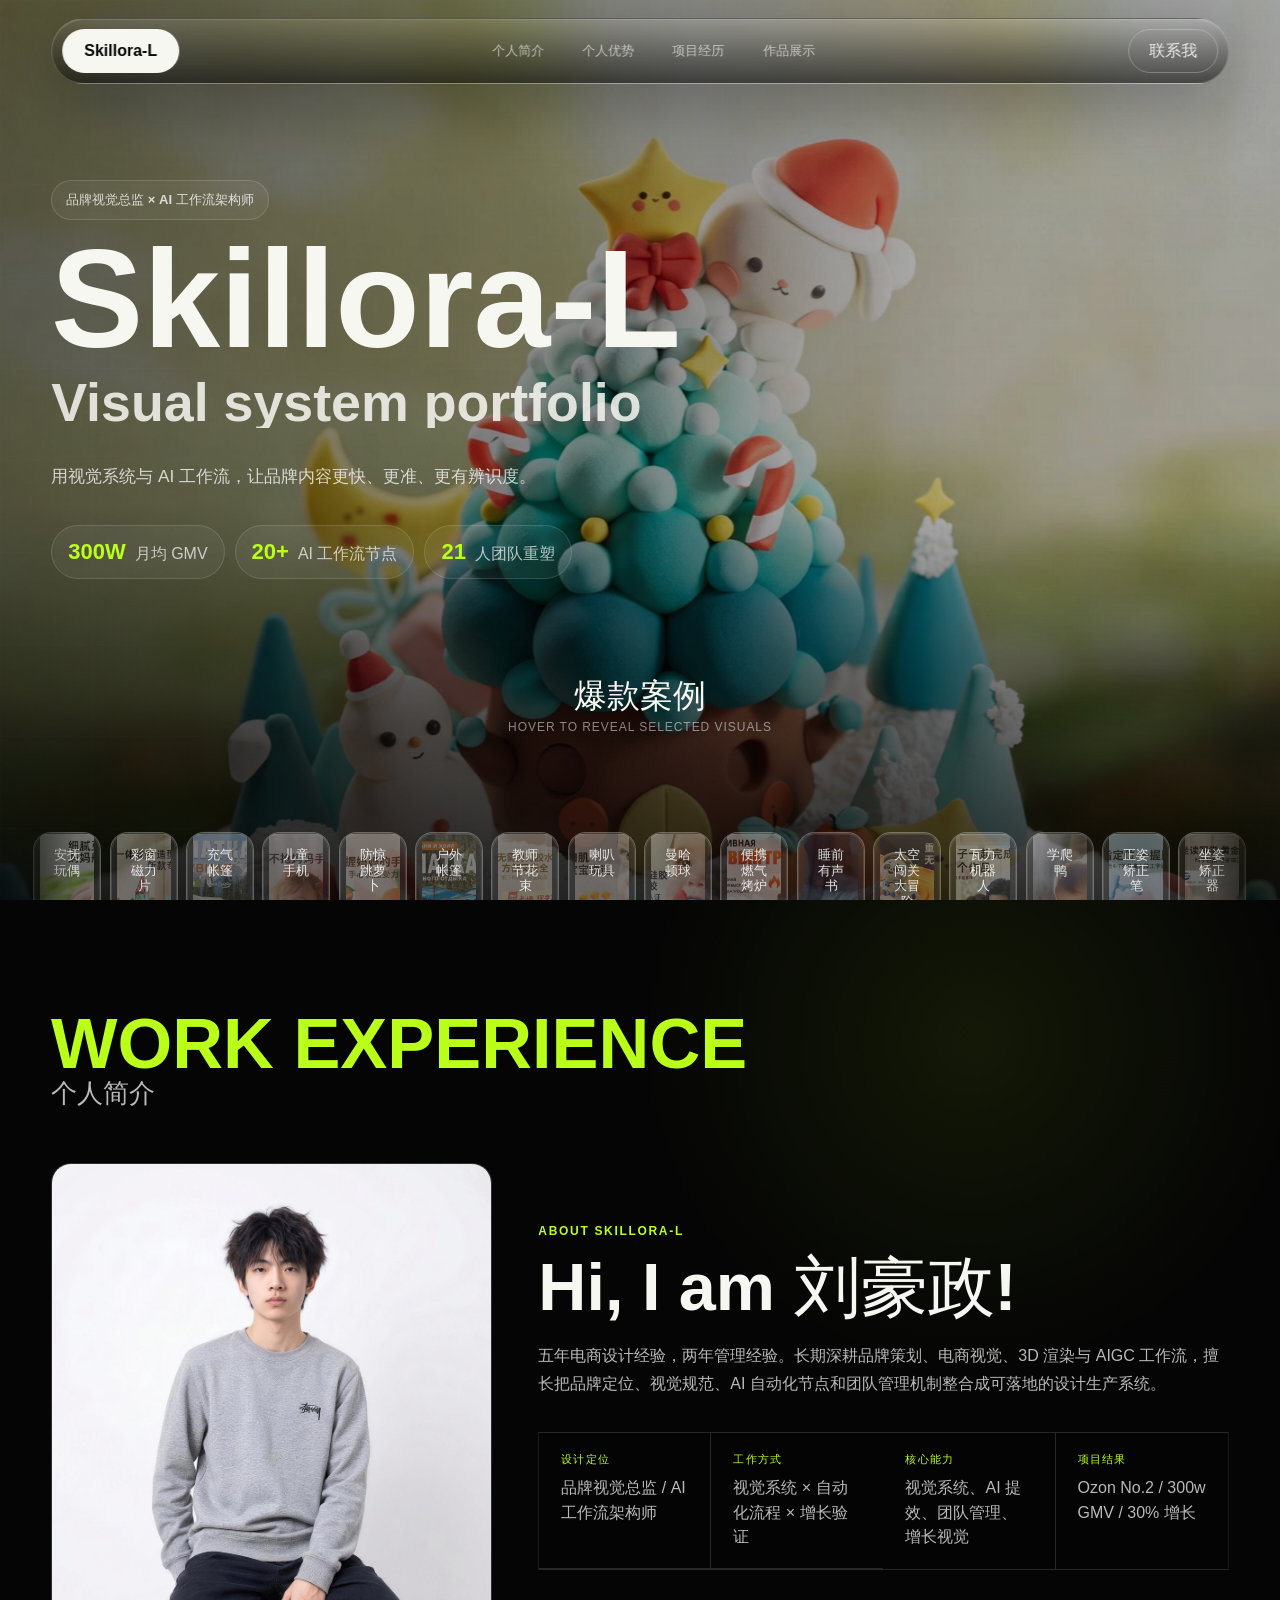
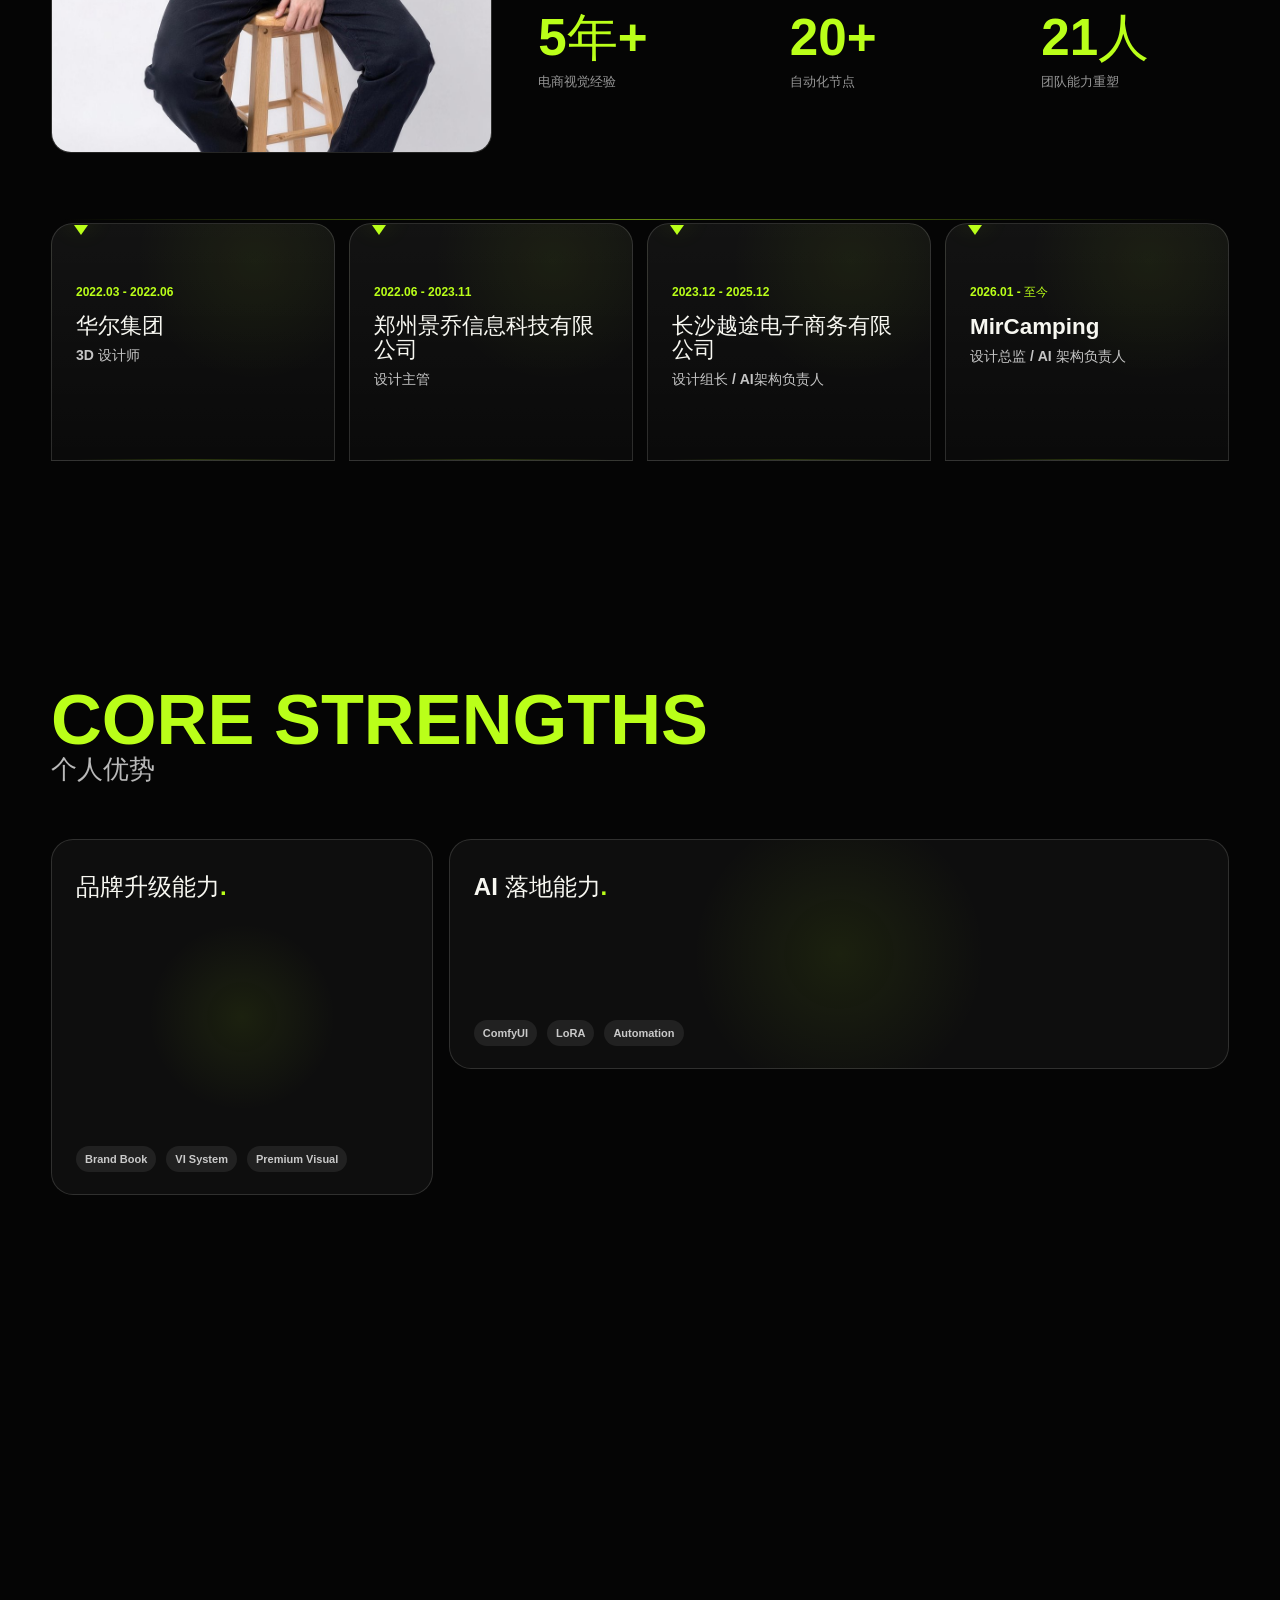
<file: index.html>
<!doctype html>
<html lang="zh-CN">
  <head>
    <meta charset="UTF-8" />
    <meta name="viewport" content="width=device-width, initial-scale=1.0" />
    <meta name="theme-color" content="#050505" />
    <meta
      name="description"
      content="刘豪政，品牌视觉总监 × AI 工作流架构师。专注品牌视觉系统、电商视觉增长、AIGC 工作流落地与团队设计管理。"
    />
    <meta property="og:title" content="Skillora-L | 品牌视觉总监 × AI 工作流架构师" />
    <meta
      property="og:description"
      content="用视觉系统与 AI 工作流，让品牌内容更快、更准、更有辨识度。"
    />
    <meta property="og:type" content="website" />
    <meta property="og:image" content="/assets/optimized/hero-cover.jpg" />
    <link rel="preload" as="image" href="/assets/optimized/hero-cover.jpg" fetchpriority="high" />
    <title>Skillora-L | Portfolio</title>
    <script type="module" crossorigin src="/assets/index-BBEsVxfX.js"></script>
    <link rel="stylesheet" crossorigin href="/assets/index-BidHZZOb.css">
  </head>
  <body>
    <div id="root"></div>
  </body>
</html>
</file>
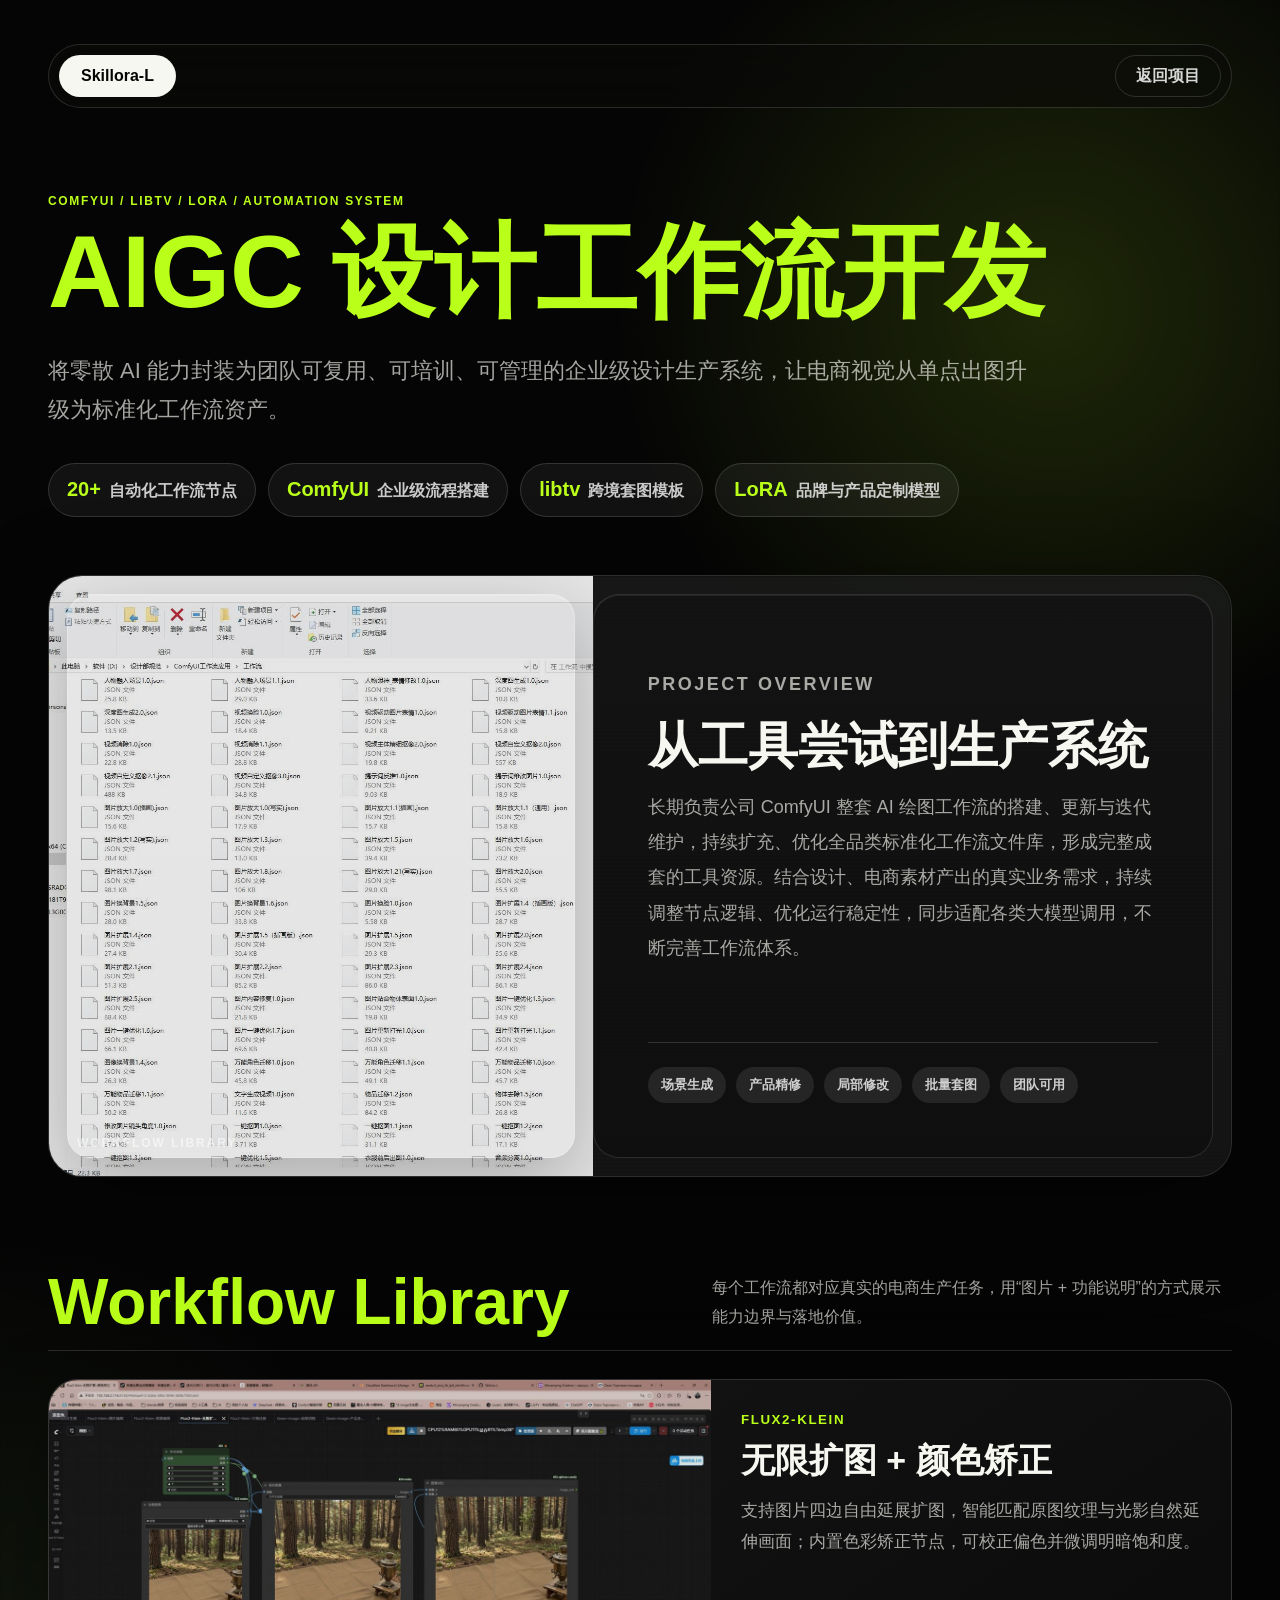
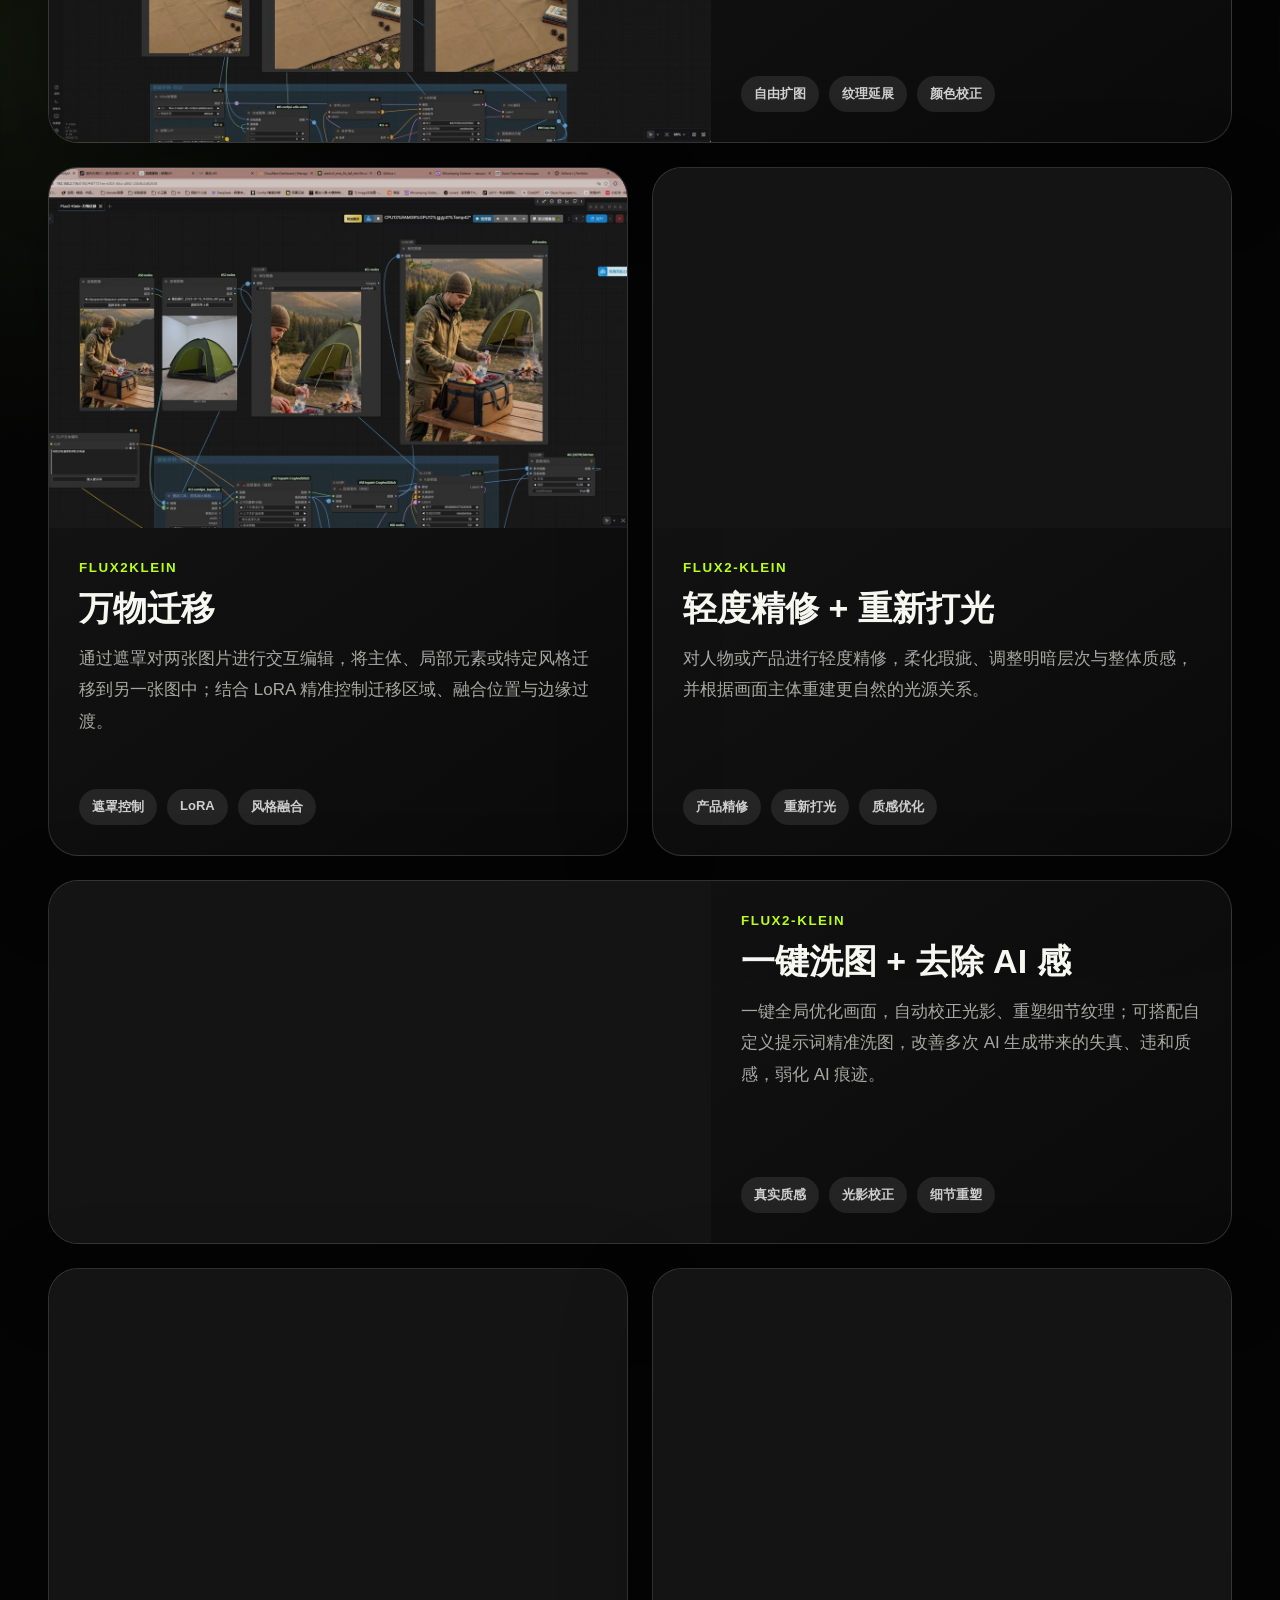
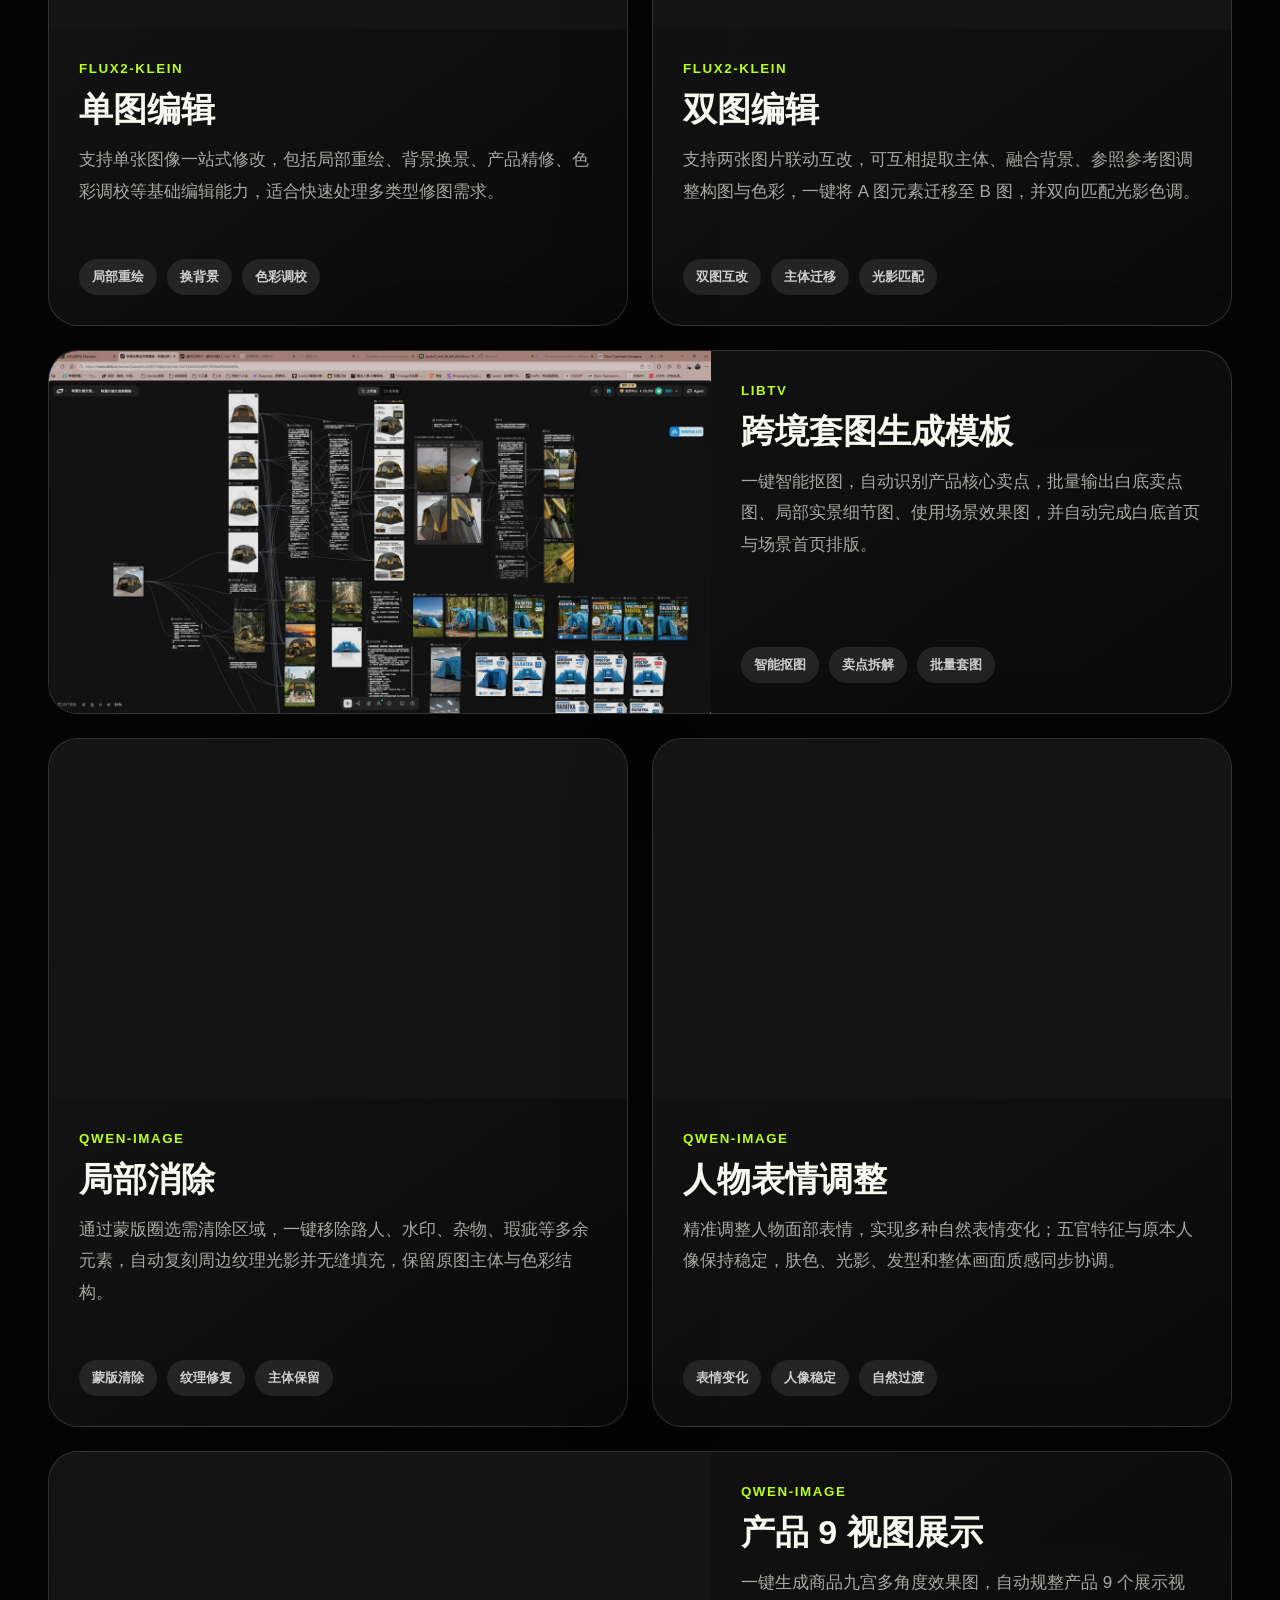
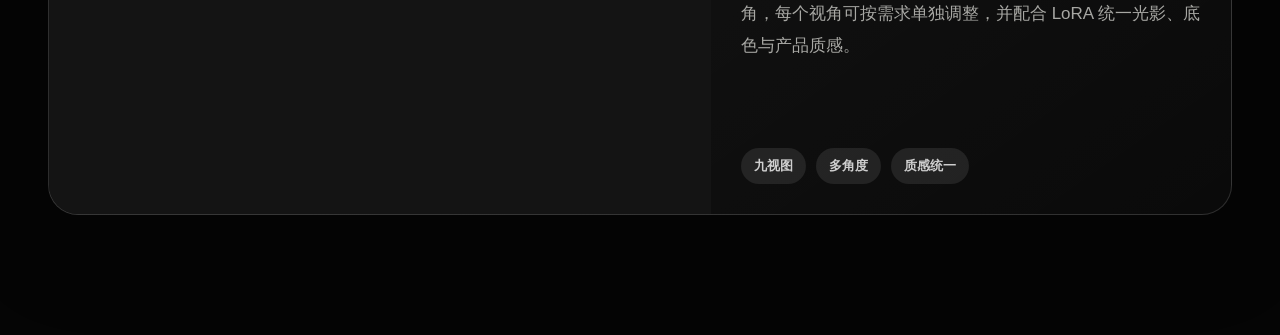
<file: cases/aigc-workflow.html>
<!doctype html>
<html lang="zh-CN">
  <head>
    <meta charset="UTF-8" />
    <meta name="viewport" content="width=device-width, initial-scale=1.0" />
    <title>AIGC 设计工作流开发 | Skillora-L</title>
    <style>
      :root {
        --bg:#050505; --panel:#10110f; --ink:#f7f7f1; --muted:rgba(247,247,241,.66);
        --line:rgba(255,255,255,.14); --acid:#baff19; --ease:cubic-bezier(.16,1,.3,1);
        font-family: Inter, "PingFang SC", "Microsoft YaHei", Arial, sans-serif;
        color:var(--ink); background:var(--bg);
      }
      * { box-sizing:border-box; }
      html { scroll-behavior:smooth; }
      body {
        margin:0;
        background:
          radial-gradient(circle at 82% 6%, rgba(186,255,25,.14), transparent 34vw),
          radial-gradient(circle at 0 32%, rgba(90,130,60,.13), transparent 32vw),
          #050505;
      }
      a { color:inherit; text-decoration:none; }
      .case-page { width:min(1520px, calc(100vw - 96px)); margin:0 auto; padding:44px 0 120px; }
      nav { position:sticky; top:18px; z-index:10; display:flex; justify-content:space-between; align-items:center; margin-bottom:86px; padding:10px; border:1px solid var(--line); border-radius:999px; background:rgba(12,12,10,.58); backdrop-filter:blur(18px); }
      .logo-pill, .nav-cta { min-height:42px; display:inline-flex; align-items:center; justify-content:center; border-radius:999px; font-weight:900; }
      .logo-pill { padding:0 22px; background:var(--ink); color:#050505; }
      .nav-cta { padding:0 20px; border:1px solid var(--line); color:rgba(255,255,255,.84); }
      .eyebrow { color:var(--acid); font-size:12px; font-weight:900; letter-spacing:.14em; text-transform:uppercase; }
      h1 { max-width:1100px; margin:18px 0 0; color:var(--acid); font-size:clamp(62px,8vw,136px); line-height:.9; letter-spacing:0; }
      .lead { max-width:980px; margin:34px 0 0; color:var(--muted); font-size:22px; line-height:1.75; }
      .metrics { display:flex; flex-wrap:wrap; gap:12px; margin-top:34px; }
      .metric { padding:14px 18px; border:1px solid var(--line); border-radius:999px; background:rgba(255,255,255,.055); color:rgba(255,255,255,.78); font-weight:800; }
      .metric strong { color:var(--acid); margin-right:8px; font-size:20px; }

      .intro-card {
        position:relative;
        margin-top:58px;
        display:grid;
        grid-template-columns:.92fr 1.08fr;
        gap:0;
        min-height:600px;
        overflow:hidden;
        border:1px solid var(--line);
        border-radius:34px;
        background:
          rgba(12,13,12,.82);
        box-shadow:0 32px 100px rgba(0,0,0,.34);
        backdrop-filter:blur(18px);
      }
      .intro-card::before {
        content:"";
        position:absolute;
        inset:0;
        background:rgba(255,255,255,.028);
        pointer-events:none;
        z-index:1;
      }
      .intro-card::after {
        content:"";
        position:absolute;
        inset:1px;
        border-radius:33px;
        pointer-events:none;
        z-index:3;
        background:
          linear-gradient(180deg, rgba(255,255,255,.08), rgba(255,255,255,.022)),
          repeating-linear-gradient(0deg, rgba(255,255,255,.018) 0 1px, transparent 1px 4px);
        mix-blend-mode:screen;
        opacity:.3;
      }
      .intro-visual { position:relative; margin:0; min-height:600px; overflow:hidden; }
      .intro-visual::before {
        content:"";
        position:absolute;
        inset:18px;
        z-index:2;
        border:1px solid rgba(255,255,255,.2);
        border-radius:24px;
        background:rgba(255,255,255,.055);
        box-shadow:inset 0 1px 0 rgba(255,255,255,.18), 0 24px 80px rgba(0,0,0,.26);
        pointer-events:none;
      }
      .intro-visual::after {
        content:"WORKFLOW LIBRARY";
        position:absolute;
        left:28px;
        bottom:26px;
        z-index:2;
        color:rgba(255,255,255,.58);
        font-size:12px;
        font-weight:900;
        letter-spacing:.16em;
      }
      .intro-visual img {
        width:100%;
        height:100%;
        object-fit:cover;
        display:block;
        filter:brightness(.88) saturate(.9) contrast(1.03);
        transform:scale(1.01);
        transition:transform 1.2s var(--ease), filter 1.2s var(--ease);
      }
      .intro-card:hover .intro-visual img { transform:scale(1.035); filter:brightness(.92) saturate(.94) contrast(1.03); }
      .intro-copy {
        position:relative;
        z-index:2;
        padding:54px;
        display:flex;
        flex-direction:column;
        justify-content:space-between;
        margin:18px 18px 18px 0;
        border:1px solid rgba(255,255,255,.12);
        border-radius:26px;
        background:rgba(11,12,11,.82);
        backdrop-filter:blur(12px);
        box-shadow:inset 0 1px 0 rgba(255,255,255,.08);
      }
      .intro-copy h2 { margin:0; font-size:50px; line-height:1.04; }
      .intro-copy p { color:var(--muted); line-height:1.95; font-size:18px; }
      .intro-copy .pill-row { border-top:1px solid var(--line); padding-top:24px; }
      .pill-row { display:flex; flex-wrap:wrap; gap:10px; margin-top:24px; }
      .pill { padding:9px 13px; border-radius:999px; background:rgba(255,255,255,.09); color:rgba(255,255,255,.78); font-size:13px; font-weight:800; }
      .section-head { margin-top:96px; display:flex; justify-content:space-between; gap:24px; align-items:end; border-bottom:1px solid var(--line); padding-bottom:18px; }
      .section-head h2 { margin:0; color:var(--acid); font-size:clamp(40px,5vw,84px); line-height:.92; }
      .section-head p { max-width:520px; margin:0; color:var(--muted); line-height:1.8; }
      .workflow-grid { display:grid; grid-template-columns:repeat(2, minmax(0, 1fr)); gap:24px; margin-top:28px; }
      .workflow-card { display:grid; grid-template-rows:auto 1fr; border:1px solid var(--line); border-radius:30px; background:linear-gradient(145deg, rgba(255,255,255,.075), rgba(255,255,255,.025)); box-shadow:0 28px 90px rgba(0,0,0,.25); overflow:hidden; }
      .workflow-card:nth-child(3n + 1) { grid-column:span 2; grid-template-columns:1.12fr .88fr; grid-template-rows:auto; }
      .workflow-card figure { margin:0; overflow:hidden; background:#141414; min-height:360px; }
      .workflow-card img { width:100%; height:100%; object-fit:cover; display:block; transition:transform 1s var(--ease), filter 1s var(--ease); filter:brightness(.9) saturate(.9); }
      .workflow-card:hover img { transform:scale(1.035); filter:brightness(.98) saturate(1.08) contrast(1.03); }
      .workflow-copy { padding:30px; display:flex; flex-direction:column; justify-content:space-between; gap:28px; }
      .workflow-copy small { color:var(--acid); font-weight:900; letter-spacing:.12em; text-transform:uppercase; }
      .workflow-copy h3 { margin:14px 0 0; font-size:34px; line-height:1.08; }
      .workflow-copy p { margin:16px 0 0; color:var(--muted); line-height:1.85; font-size:17px; }
      @media (max-width:900px){
        .case-page{width:calc(100vw - 32px);}
        .intro-card,.workflow-grid,.workflow-card:nth-child(3n + 1){grid-template-columns:1fr; grid-column:auto;}
        .intro-card::before{background:rgba(255,255,255,.026);}
        .intro-copy{padding:30px; margin:0 18px 18px;}
        .section-head{display:block;}
        h1{font-size:56px;}
      }
    </style>
  </head>
  <body>
    <main class="case-page">
      <nav><a class="logo-pill" href="/">Skillora-L</a><a class="nav-cta" href="/#projects">返回项目</a></nav>
      <p class="eyebrow">ComfyUI / libtv / LoRA / Automation System</p>
      <h1>AIGC 设计工作流开发</h1>
      <p class="lead">将零散 AI 能力封装为团队可复用、可培训、可管理的企业级设计生产系统，让电商视觉从单点出图升级为标准化工作流资产。</p>
      <div class="metrics">
        <span class="metric"><strong>20+</strong>自动化工作流节点</span>
        <span class="metric"><strong>ComfyUI</strong>企业级流程搭建</span>
        <span class="metric"><strong>libtv</strong>跨境套图模板</span>
        <span class="metric"><strong>LoRA</strong>品牌与产品定制模型</span>
      </div>

      <section class="intro-card">
        <figure class="intro-visual"><img src="/assets/aigc-workflows/workflow-01.jpg" alt="AIGC 设计工作流开发项目总览" decoding="async" /></figure>
        <article class="intro-copy">
          <div>
            <p class="eyebrow">Project Overview</p>
            <h2>从工具尝试到生产系统</h2>
            <p>长期负责公司 ComfyUI 整套 AI 绘图工作流的搭建、更新与迭代维护，持续扩充、优化全品类标准化工作流文件库，形成完整成套的工具资源。结合设计、电商素材产出的真实业务需求，持续调整节点逻辑、优化运行稳定性，同步适配各类大模型调用，不断完善工作流体系。</p>
          </div>
          <div class="pill-row">
            <span class="pill">场景生成</span><span class="pill">产品精修</span><span class="pill">局部修改</span><span class="pill">批量套图</span><span class="pill">团队可用</span>
          </div>
        </article>
      </section>

      <section>
        <div class="section-head">
          <h2>Workflow Library</h2>
          <p>每个工作流都对应真实的电商生产任务，用“图片 + 功能说明”的方式展示能力边界与落地价值。</p>
        </div>
        <div class="workflow-grid">
          <article class="workflow-card">
            <figure><img src="/assets/aigc-workflows/workflow-07.jpg" alt="Flux2-Klein 无限扩图颜色矫正" loading="lazy" decoding="async" /></figure>
            <div class="workflow-copy"><div><small>Flux2-Klein</small><h3>无限扩图 + 颜色矫正</h3><p>支持图片四边自由延展扩图，智能匹配原图纹理与光影自然延伸画面；内置色彩矫正节点，可校正偏色并微调明暗饱和度。</p></div><div class="pill-row"><span class="pill">自由扩图</span><span class="pill">纹理延展</span><span class="pill">颜色校正</span></div></div>
          </article>
          <article class="workflow-card">
            <figure><img src="/assets/aigc-workflows/workflow-03.jpg" alt="Flux2Klein 万物迁移" loading="lazy" decoding="async" /></figure>
            <div class="workflow-copy"><div><small>Flux2Klein</small><h3>万物迁移</h3><p>通过遮罩对两张图片进行交互编辑，将主体、局部元素或特定风格迁移到另一张图中；结合 LoRA 精准控制迁移区域、融合位置与边缘过渡。</p></div><div class="pill-row"><span class="pill">遮罩控制</span><span class="pill">LoRA</span><span class="pill">风格融合</span></div></div>
          </article>
          <article class="workflow-card">
            <figure><img src="/assets/aigc-workflows/workflow-05.jpg" alt="Flux2-Klein 轻度精修重新打光" loading="lazy" decoding="async" /></figure>
            <div class="workflow-copy"><div><small>Flux2-Klein</small><h3>轻度精修 + 重新打光</h3><p>对人物或产品进行轻度精修，柔化瑕疵、调整明暗层次与整体质感，并根据画面主体重建更自然的光源关系。</p></div><div class="pill-row"><span class="pill">产品精修</span><span class="pill">重新打光</span><span class="pill">质感优化</span></div></div>
          </article>
          <article class="workflow-card">
            <figure><img src="/assets/aigc-workflows/workflow-04.jpg" alt="Flux2-Klein 一键洗图去除 AI 感" loading="lazy" decoding="async" /></figure>
            <div class="workflow-copy"><div><small>Flux2-Klein</small><h3>一键洗图 + 去除 AI 感</h3><p>一键全局优化画面，自动校正光影、重塑细节纹理；可搭配自定义提示词精准洗图，改善多次 AI 生成带来的失真、违和质感，弱化 AI 痕迹。</p></div><div class="pill-row"><span class="pill">真实质感</span><span class="pill">光影校正</span><span class="pill">细节重塑</span></div></div>
          </article>
          <article class="workflow-card">
            <figure><img src="/assets/aigc-workflows/workflow-06.jpg" alt="Flux2-Klein 单图编辑" loading="lazy" decoding="async" /></figure>
            <div class="workflow-copy"><div><small>Flux2-Klein</small><h3>单图编辑</h3><p>支持单张图像一站式修改，包括局部重绘、背景换景、产品精修、色彩调校等基础编辑能力，适合快速处理多类型修图需求。</p></div><div class="pill-row"><span class="pill">局部重绘</span><span class="pill">换背景</span><span class="pill">色彩调校</span></div></div>
          </article>
          <article class="workflow-card">
            <figure><img src="/assets/aigc-workflows/workflow-02.jpg" alt="Flux2-Klein 双图编辑" loading="lazy" decoding="async" /></figure>
            <div class="workflow-copy"><div><small>Flux2-Klein</small><h3>双图编辑</h3><p>支持两张图片联动互改，可互相提取主体、融合背景、参照参考图调整构图与色彩，一键将 A 图元素迁移至 B 图，并双向匹配光影色调。</p></div><div class="pill-row"><span class="pill">双图互改</span><span class="pill">主体迁移</span><span class="pill">光影匹配</span></div></div>
          </article>
          <article class="workflow-card">
            <figure><img src="/assets/aigc-workflows/workflow-08.jpg" alt="libtv 跨境套图生成模板" loading="lazy" decoding="async" /></figure>
            <div class="workflow-copy"><div><small>libtv</small><h3>跨境套图生成模板</h3><p>一键智能抠图，自动识别产品核心卖点，批量输出白底卖点图、局部实景细节图、使用场景效果图，并自动完成白底首页与场景首页排版。</p></div><div class="pill-row"><span class="pill">智能抠图</span><span class="pill">卖点拆解</span><span class="pill">批量套图</span></div></div>
          </article>
          <article class="workflow-card">
            <figure><img src="/assets/aigc-workflows/workflow-11.jpg" alt="Qwen-image 局部消除" loading="lazy" decoding="async" /></figure>
            <div class="workflow-copy"><div><small>Qwen-image</small><h3>局部消除</h3><p>通过蒙版圈选需清除区域，一键移除路人、水印、杂物、瑕疵等多余元素，自动复刻周边纹理光影并无缝填充，保留原图主体与色彩结构。</p></div><div class="pill-row"><span class="pill">蒙版清除</span><span class="pill">纹理修复</span><span class="pill">主体保留</span></div></div>
          </article>
          <article class="workflow-card">
            <figure><img src="/assets/aigc-workflows/workflow-10.jpg" alt="Qwen-image 修改人物面部表情" loading="lazy" decoding="async" /></figure>
            <div class="workflow-copy"><div><small>Qwen-image</small><h3>人物表情调整</h3><p>精准调整人物面部表情，实现多种自然表情变化；五官特征与原本人像保持稳定，肤色、光影、发型和整体画面质感同步协调。</p></div><div class="pill-row"><span class="pill">表情变化</span><span class="pill">人像稳定</span><span class="pill">自然过渡</span></div></div>
          </article>
          <article class="workflow-card">
            <figure><img src="/assets/aigc-workflows/workflow-09.jpg" alt="Qwen-image 产品九视图展示" loading="lazy" decoding="async" /></figure>
            <div class="workflow-copy"><div><small>Qwen-image</small><h3>产品 9 视图展示</h3><p>一键生成商品九宫多角度效果图，自动规整产品 9 个展示视角，每个视角可按需求单独调整，并配合 LoRA 统一光影、底色与产品质感。</p></div><div class="pill-row"><span class="pill">九视图</span><span class="pill">多角度</span><span class="pill">质感统一</span></div></div>
          </article>
        </div>
      </section>
    </main>
  </body>
</html>
</file>
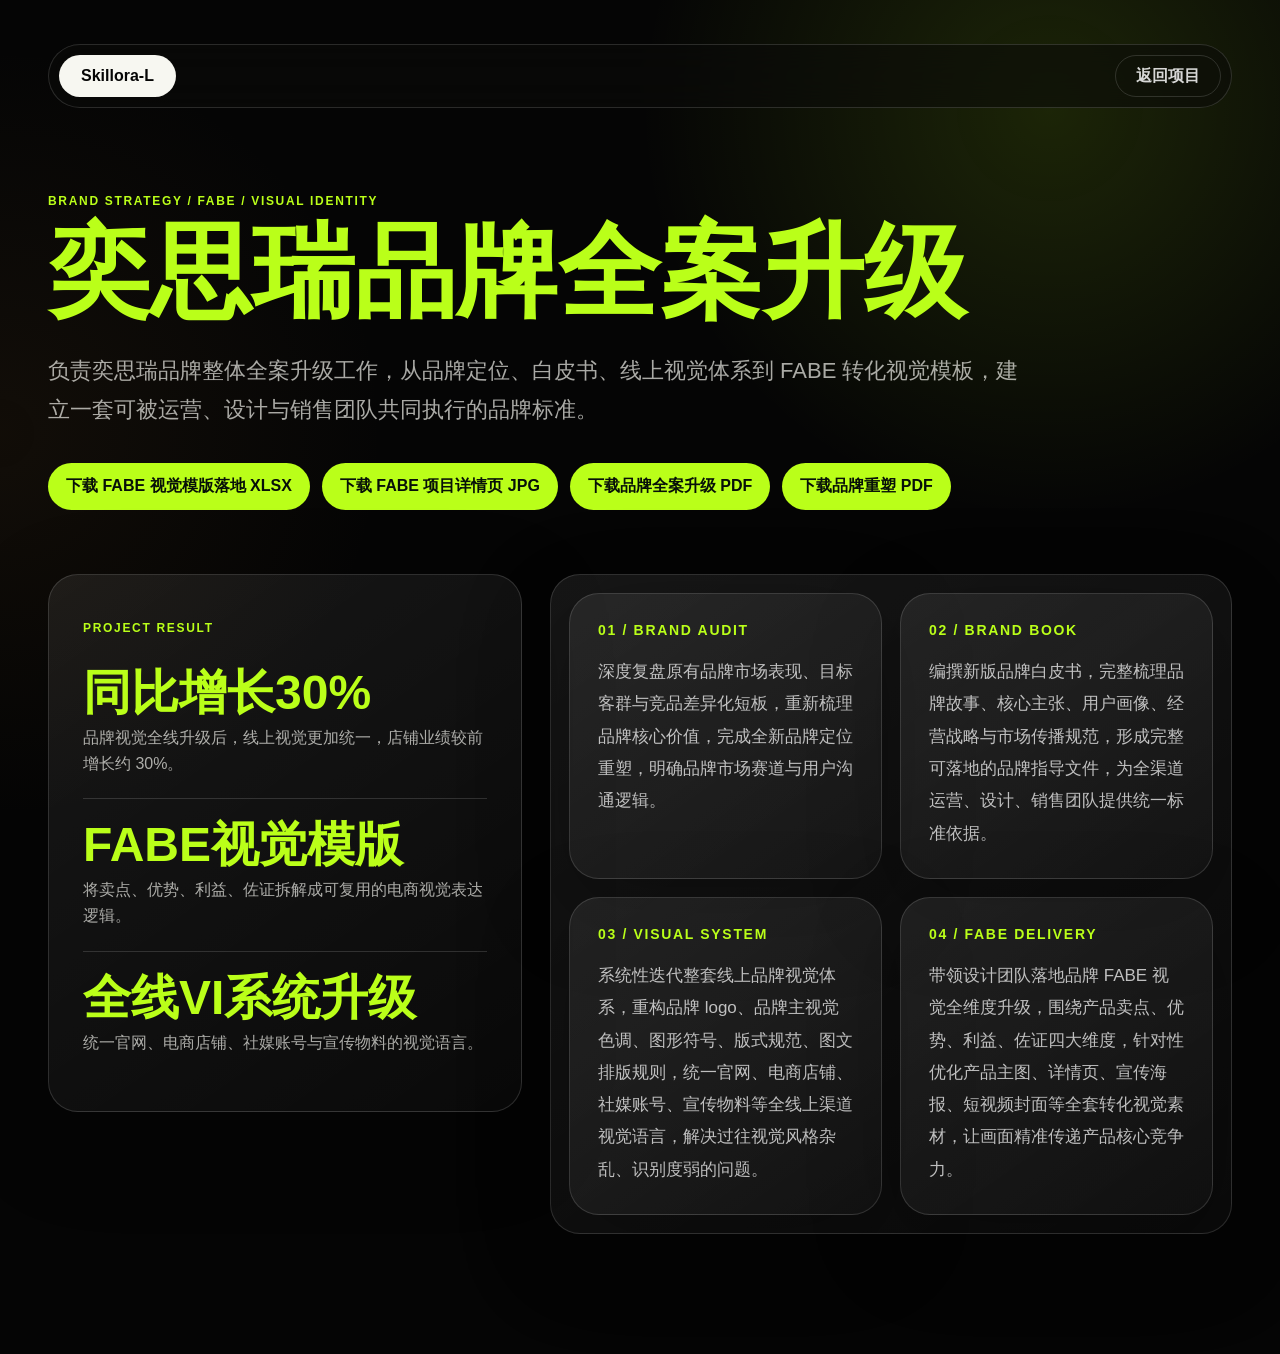
<file: cases/esr-brand.html>
<!doctype html>
<html lang="zh-CN">
  <head>
    <meta charset="UTF-8" />
    <meta name="viewport" content="width=device-width, initial-scale=1.0" />
    <title>奕思瑞品牌全案升级 | Skillora-L</title>
    <style>
      :root { --bg:#050505; --ink:#f7f7f1; --muted:rgba(247,247,241,.68); --line:rgba(255,255,255,.14); --acid:#baff19; --ease:cubic-bezier(.16,1,.3,1); font-family: Inter, "PingFang SC", "Microsoft YaHei", Arial, sans-serif; color:var(--ink); background:var(--bg); }
      * { box-sizing:border-box; }
      html { scroll-behavior:smooth; }
      body { margin:0; background:radial-gradient(circle at 82% 8%, rgba(186,255,25,.13), transparent 32vw), radial-gradient(circle at 0 32%, rgba(120,80,30,.11), transparent 30vw), #050505; }
      a { color:inherit; text-decoration:none; }
      .case-page { width:min(1500px, calc(100vw - 96px)); margin:0 auto; padding:44px 0 120px; }
      nav { position:sticky; top:18px; z-index:10; display:flex; justify-content:space-between; align-items:center; margin-bottom:86px; padding:10px; border:1px solid var(--line); border-radius:999px; background:rgba(12,12,10,.58); backdrop-filter:blur(18px); }
      .logo-pill, .nav-cta { min-height:42px; display:inline-flex; align-items:center; justify-content:center; border-radius:999px; font-weight:900; }
      .logo-pill { padding:0 22px; background:var(--ink); color:#050505; }
      .nav-cta { padding:0 20px; border:1px solid var(--line); color:rgba(255,255,255,.84); }
      .eyebrow { color:var(--acid); font-size:12px; font-weight:900; letter-spacing:.14em; text-transform:uppercase; }
      h1 { max-width:1120px; margin:18px 0 0; color:var(--acid); font-size:clamp(62px,8vw,136px); line-height:.9; letter-spacing:0; }
      .lead { max-width:980px; margin:34px 0 0; color:var(--muted); font-size:22px; line-height:1.75; }
      .doc-hero { display:flex; flex-wrap:wrap; gap:12px; margin-top:34px; }
      .doc-hero a { padding:13px 18px; border-radius:999px; background:var(--acid); color:#071008; font-weight:900; transition:transform .45s var(--ease), box-shadow .45s var(--ease); }
      .doc-hero a:hover { transform:translateY(-4px); box-shadow:0 18px 50px rgba(186,255,25,.18); }
      .summary { display:grid; grid-template-columns:.82fr 1.18fr; gap:28px; margin-top:64px; align-items:start; }
      .stat-panel, .story-panel, .text-card { border:1px solid var(--line); border-radius:30px; background:linear-gradient(145deg, rgba(255,255,255,.075), rgba(255,255,255,.025)); box-shadow:0 28px 90px rgba(0,0,0,.25); }
      .stat-panel { padding:34px; position:sticky; top:112px; }
      .stat { padding:22px 0; border-bottom:1px solid var(--line); }
      .stat:last-child { border-bottom:0; }
      .stat strong { display:block; color:var(--acid); font-size:48px; line-height:1; }
      .stat span { display:block; margin-top:8px; color:var(--muted); line-height:1.6; }
      .story-panel { padding:18px; }
      .text-grid { display:grid; grid-template-columns:repeat(2, minmax(0, 1fr)); gap:18px; }
      .text-card { min-height:280px; padding:28px; transition:transform .7s var(--ease), border-color .7s var(--ease), background .7s var(--ease); }
      .text-card:hover { transform:translateY(-8px); border-color:rgba(186,255,25,.45); background:linear-gradient(145deg, rgba(186,255,25,.1), rgba(255,255,255,.03)); }
      .text-card h2 { margin:0 0 18px; color:var(--acid); font-size:14px; letter-spacing:.12em; text-transform:uppercase; }
      .text-card p { margin:0; color:rgba(255,255,255,.72); line-height:1.9; font-size:17px; }
      @media (max-width:900px){ .case-page{width:calc(100vw - 32px)} .summary,.text-grid{grid-template-columns:1fr} .stat-panel{position:relative;top:auto;} }
    </style>
  </head>
  <body>
    <main class="case-page">
      <nav><a class="logo-pill" href="/">Skillora-L</a><a class="nav-cta" href="/#projects">返回项目</a></nav>
      <p class="eyebrow">Brand Strategy / FABE / Visual Identity</p>
      <h1>奕思瑞品牌全案升级</h1>
      <p class="lead">负责奕思瑞品牌整体全案升级工作，从品牌定位、白皮书、线上视觉体系到 FABE 转化视觉模板，建立一套可被运营、设计与销售团队共同执行的品牌标准。</p>
      <div class="doc-hero">
        <a href="/docs/fabe-visual-template.xlsx" target="_blank" download>下载 FABE 视觉模版落地 XLSX</a>
        <a href="/docs/fabe-detail-page.jpg" target="_blank" download>下载 FABE 项目详情页 JPG</a>
        <a href="/docs/esr-brand-upgrade.pdf" target="_blank" download>下载品牌全案升级 PDF</a>
        <a href="/docs/esr-rebrand.pdf" target="_blank" download>下载品牌重塑 PDF</a>
      </div>

      <section class="summary">
        <aside class="stat-panel">
          <p class="eyebrow">Project Result</p>
          <div class="stat"><strong>同比增长30%</strong><span>品牌视觉全线升级后，线上视觉更加统一，店铺业绩较前增长约 30%。</span></div>
          <div class="stat"><strong>FABE视觉模版</strong><span>将卖点、优势、利益、佐证拆解成可复用的电商视觉表达逻辑。</span></div>
          <div class="stat"><strong>全线VI系统升级</strong><span>统一官网、电商店铺、社媒账号与宣传物料的视觉语言。</span></div>
        </aside>
        <div class="story-panel">
          <div class="text-grid">
            <article class="text-card"><h2>01 / Brand Audit</h2><p>深度复盘原有品牌市场表现、目标客群与竞品差异化短板，重新梳理品牌核心价值，完成全新品牌定位重塑，明确品牌市场赛道与用户沟通逻辑。</p></article>
            <article class="text-card"><h2>02 / Brand Book</h2><p>编撰新版品牌白皮书，完整梳理品牌故事、核心主张、用户画像、经营战略与市场传播规范，形成完整可落地的品牌指导文件，为全渠道运营、设计、销售团队提供统一标准依据。</p></article>
            <article class="text-card"><h2>03 / Visual System</h2><p>系统性迭代整套线上品牌视觉体系，重构品牌 logo、品牌主视觉色调、图形符号、版式规范、图文排版规则，统一官网、电商店铺、社媒账号、宣传物料等全线上渠道视觉语言，解决过往视觉风格杂乱、识别度弱的问题。</p></article>
            <article class="text-card"><h2>04 / FABE Delivery</h2><p>带领设计团队落地品牌 FABE 视觉全维度升级，围绕产品卖点、优势、利益、佐证四大维度，针对性优化产品主图、详情页、宣传海报、短视频封面等全套转化视觉素材，让画面精准传递产品核心竞争力。</p></article>
          </div>
        </div>
      </section>
    </main>
  </body>
</html>
</file>
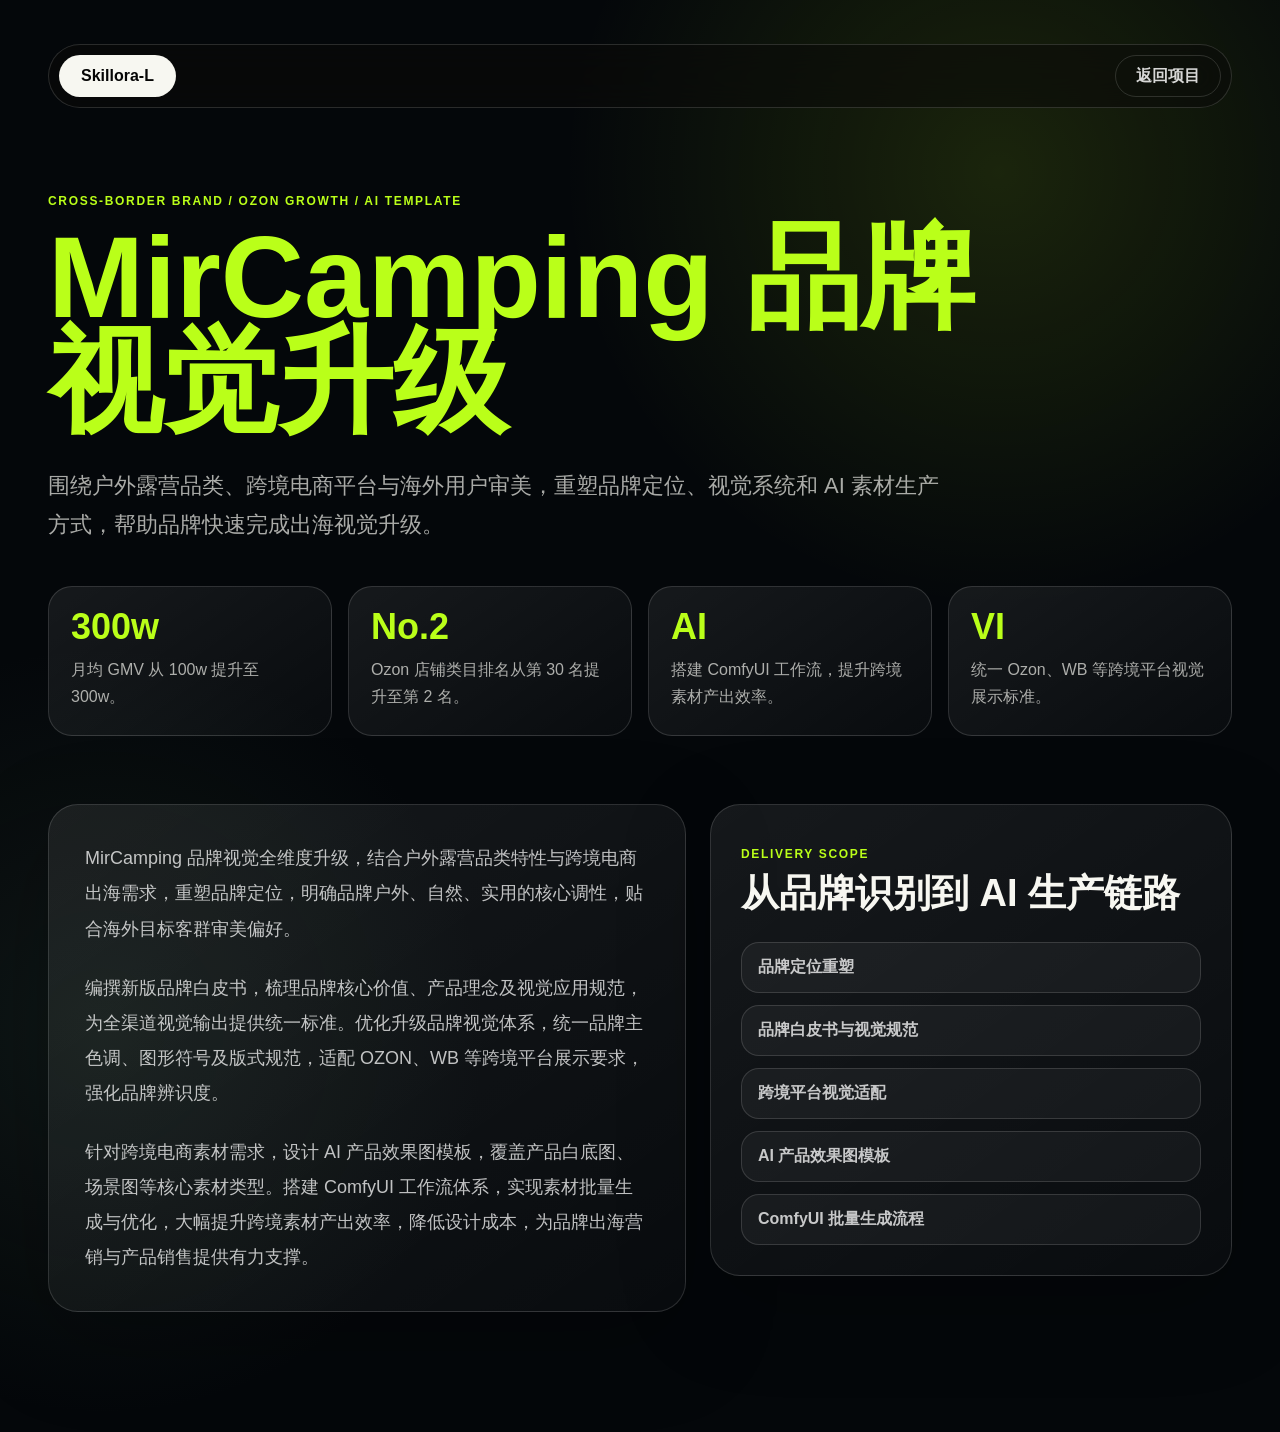
<file: cases/mircamping.html>
<!doctype html>
<html lang="zh-CN">
  <head>
    <meta charset="UTF-8" />
    <meta name="viewport" content="width=device-width, initial-scale=1.0" />
    <title>MirCamping 品牌视觉升级 | Skillora-L</title>
    <style>
      :root { --bg:#050505; --ink:#f7f7f1; --muted:rgba(247,247,241,.68); --line:rgba(255,255,255,.14); --acid:#baff19; --ease:cubic-bezier(.16,1,.3,1); font-family: Inter, "PingFang SC", "Microsoft YaHei", Arial, sans-serif; color:var(--ink); background:var(--bg); }
      * { box-sizing:border-box; }
      html { scroll-behavior:smooth; }
      body { margin:0; background:radial-gradient(circle at 78% 12%, rgba(186,255,25,.12), transparent 34vw), radial-gradient(circle at 8% 72%, rgba(65,96,75,.18), transparent 30vw), #04070a; }
      a { color:inherit; text-decoration:none; }
      .case-page { width:min(1420px, calc(100vw - 96px)); margin:0 auto; padding:44px 0 120px; }
      nav { position:sticky; top:18px; z-index:10; display:flex; justify-content:space-between; align-items:center; margin-bottom:86px; padding:10px; border:1px solid var(--line); border-radius:999px; background:rgba(12,12,10,.58); backdrop-filter:blur(18px); }
      .logo-pill, .nav-cta { min-height:42px; display:inline-flex; align-items:center; justify-content:center; border-radius:999px; font-weight:900; }
      .logo-pill { padding:0 22px; background:var(--ink); color:#050505; }
      .nav-cta { padding:0 20px; border:1px solid var(--line); color:rgba(255,255,255,.84); }
      .eyebrow { color:var(--acid); font-size:12px; font-weight:900; letter-spacing:.14em; text-transform:uppercase; }
      h1 { max-width:1020px; margin:18px 0 0; color:var(--acid); font-size:clamp(64px,9vw,142px); line-height:.9; letter-spacing:0; }
      .lead { max-width:900px; margin:34px 0 0; color:var(--muted); font-size:22px; line-height:1.75; }
      .result-strip { display:grid; grid-template-columns:repeat(4, minmax(0, 1fr)); gap:16px; margin-top:42px; }
      .result { min-height:150px; padding:22px; border:1px solid var(--line); border-radius:24px; background:linear-gradient(145deg, rgba(255,255,255,.075), rgba(255,255,255,.025)); }
      .result strong { display:block; color:var(--acid); font-size:36px; line-height:1; }
      .result span { display:block; margin-top:12px; color:var(--muted); line-height:1.65; }
      .content-grid { display:grid; grid-template-columns:1.1fr .9fr; gap:24px; margin-top:68px; align-items:start; }
      .article, .side-card { border:1px solid var(--line); border-radius:30px; background:linear-gradient(145deg, rgba(255,255,255,.075), rgba(255,255,255,.025)); box-shadow:0 28px 90px rgba(0,0,0,.25); }
      .article { padding:36px; }
      .article p { margin:0 0 24px; color:rgba(255,255,255,.74); font-size:18px; line-height:1.95; }
      .article p:last-child { margin-bottom:0; }
      .side-card { padding:30px; position:sticky; top:112px; }
      .side-card h2 { margin:0; font-size:38px; line-height:1.08; }
      .stack { display:grid; gap:12px; margin-top:28px; }
      .stack span { padding:14px 16px; border:1px solid var(--line); border-radius:18px; color:rgba(255,255,255,.76); background:rgba(255,255,255,.045); font-weight:800; transition:transform .55s var(--ease), border-color .55s var(--ease); }
      .stack span:hover { transform:translateX(8px); border-color:rgba(186,255,25,.42); }
      @media (max-width:900px){ .case-page{width:calc(100vw - 32px)} .result-strip,.content-grid{grid-template-columns:1fr} .side-card{position:relative; top:auto;} }
    </style>
  </head>
  <body>
    <main class="case-page">
      <nav><a class="logo-pill" href="/">Skillora-L</a><a class="nav-cta" href="/#projects">返回项目</a></nav>
      <p class="eyebrow">Cross-border Brand / Ozon Growth / AI Template</p>
      <h1>MirCamping 品牌视觉升级</h1>
      <p class="lead">围绕户外露营品类、跨境电商平台与海外用户审美，重塑品牌定位、视觉系统和 AI 素材生产方式，帮助品牌快速完成出海视觉升级。</p>
      <section class="result-strip">
        <article class="result"><strong>300w</strong><span>月均 GMV 从 100w 提升至 300w。</span></article>
        <article class="result"><strong>No.2</strong><span>Ozon 店铺类目排名从第 30 名提升至第 2 名。</span></article>
        <article class="result"><strong>AI</strong><span>搭建 ComfyUI 工作流，提升跨境素材产出效率。</span></article>
        <article class="result"><strong>VI</strong><span>统一 Ozon、WB 等跨境平台视觉展示标准。</span></article>
      </section>

      <section class="content-grid">
        <article class="article">
          <p>MirCamping 品牌视觉全维度升级，结合户外露营品类特性与跨境电商出海需求，重塑品牌定位，明确品牌户外、自然、实用的核心调性，贴合海外目标客群审美偏好。</p>
          <p>编撰新版品牌白皮书，梳理品牌核心价值、产品理念及视觉应用规范，为全渠道视觉输出提供统一标准。优化升级品牌视觉体系，统一品牌主色调、图形符号及版式规范，适配 OZON、WB 等跨境平台展示要求，强化品牌辨识度。</p>
          <p>针对跨境电商素材需求，设计 AI 产品效果图模板，覆盖产品白底图、场景图等核心素材类型。搭建 ComfyUI 工作流体系，实现素材批量生成与优化，大幅提升跨境素材产出效率，降低设计成本，为品牌出海营销与产品销售提供有力支撑。</p>
        </article>
        <aside class="side-card">
          <p class="eyebrow">Delivery Scope</p>
          <h2>从品牌识别到 AI 生产链路</h2>
          <div class="stack">
            <span>品牌定位重塑</span>
            <span>品牌白皮书与视觉规范</span>
            <span>跨境平台视觉适配</span>
            <span>AI 产品效果图模板</span>
            <span>ComfyUI 批量生成流程</span>
          </div>
        </aside>
      </section>
    </main>
  </body>
</html>
</file>
<file: assets/index-BidHZZOb.css>
:root{--bg: #050505;--panel: #101010;--ink: #f7f7f1;--muted: rgba(247, 247, 241, .62);--line: rgba(247, 247, 241, .14);--line-strong: rgba(247, 247, 241, .28);--acid: #baff19;--max: 1700px;--page: clamp(28px, 4vw, 74px);--ease: cubic-bezier(.16, 1, .3, 1);--mx: 0;--my: 0;--rx: 0deg;--ry: 0deg;--px: 50%;--py: 50%;color:var(--ink);background:var(--bg);font-family:Inter,Neue Haas Grotesk Display Pro,PingFang SC,Microsoft YaHei,Arial,sans-serif;font-synthesis:none;text-rendering:optimizeLegibility;-webkit-font-smoothing:antialiased}*{box-sizing:border-box}html{scroll-behavior:smooth;background:var(--bg)}body{margin:0;overflow-x:hidden;background:radial-gradient(circle at calc(76% + var(--mx) * 10vw) calc(8% + var(--my) * 8vh),rgba(186,255,25,.08),transparent 26vw),#050505}body::selection{color:#071006;background:var(--acid)}a,button{color:inherit;font:inherit}a{text-decoration:none}button{border:0;background:none;cursor:pointer}img{display:block;max-width:100%}.hero{position:relative;min-height:100svh;overflow:hidden;isolation:isolate;background:url(/assets/optimized/hero-cover.jpg) center 43% / cover no-repeat}.hero:before{content:"";position:absolute;inset:-28px;z-index:-4;background:url(/assets/optimized/hero-cover.jpg) center 43% / cover no-repeat;filter:blur(28px) brightness(.58) saturate(.9);transform:scale(1.08)}.hero-bg{position:absolute;left:50%;top:50%;z-index:-3;width:100vw;height:100svh;min-width:100%;min-height:100%;max-width:none;object-fit:cover;object-position:center 43%;transform:translate(calc(-50% + var(--mx) * -14px),calc(-50% + var(--my) * -10px)) scale(1.06);filter:brightness(.78) saturate(.98) contrast(1.02);animation:coverIn 1.6s var(--ease) both;transition:transform .12s linear}.hero-shade{position:absolute;inset:0;z-index:-2;background:linear-gradient(90deg,#0505057a,#05050542 42%,#05050514 78%),linear-gradient(180deg,#05050514,#05050505 56%,#050505c7)}.hero:after{content:"";position:absolute;inset:0;z-index:-1;pointer-events:none;background-image:linear-gradient(rgba(255,255,255,.045) 1px,transparent 1px),linear-gradient(90deg,rgba(255,255,255,.04) 1px,transparent 1px);background-size:92px 92px;-webkit-mask-image:linear-gradient(90deg,#000,transparent 70%);mask-image:linear-gradient(90deg,#000,transparent 70%);opacity:.24}.nav{position:fixed;top:18px;left:50%;z-index:1000;width:min(var(--max),calc(100vw - var(--page) * 2));min-height:64px;display:grid;grid-template-columns:auto 1fr auto;align-items:center;gap:18px;padding:10px;border:1px solid rgba(255,255,255,.18);border-radius:999px;background:linear-gradient(180deg,#ffffff14,#05050594);backdrop-filter:blur(24px) saturate(1.2);-webkit-backdrop-filter:blur(24px) saturate(1.2);box-shadow:0 18px 70px #00000052,inset 0 1px #ffffff1f;transform:translate(-50%);animation:navIn .85s var(--ease) .2s both}.logo-pill,.nav-cta{min-height:44px;display:inline-flex;align-items:center;justify-content:center;border-radius:999px;font-weight:820}.logo-pill{padding:0 22px;background:var(--ink);color:#050505}.nav-links{display:flex;justify-content:center;gap:clamp(18px,3vw,56px);color:#ffffff9e;font-size:13px}.nav-links a{transition:color .28s var(--ease)}.nav-links a:hover{color:var(--ink)}.nav-cta{padding:0 20px;border:1px solid var(--line-strong);color:#ffffffdb}.hero-content{width:min(var(--max),calc(100vw - var(--page) * 2));margin:0 auto;padding-top:clamp(168px,20vh,238px)}.hero-role{width:fit-content;margin:0 0 24px;padding:10px 14px;border:1px solid var(--line);border-radius:999px;background:#ffffff0d;color:#ffffffc7;font-size:clamp(13px,1vw,16px);font-weight:780;animation:revealMask 1s var(--ease) .24s both}.hero h1{max-width:1120px;margin:0;line-height:.8;letter-spacing:0}.hero h1 span{display:block;font-size:clamp(88px,10.8vw,188px);font-weight:900;transform-origin:left bottom;animation:titleIn 1.25s var(--ease) .34s both}.hero h1 small{display:block;max-width:890px;margin-top:22px;color:#f7f7f1db;font-size:clamp(32px,4.2vw,72px);font-weight:760;line-height:.94;animation:revealMask 1.1s var(--ease) .5s both}.hero-copy{max-width:660px;margin:34px 0 0;color:#ffffffc2;font-size:clamp(17px,1.35vw,22px);line-height:1.75;animation:revealUp .9s var(--ease) .68s both}.hero-metrics{display:flex;flex-wrap:wrap;gap:10px;margin-top:34px;animation:revealUp .9s var(--ease) .82s both}.hero-metrics span{display:inline-flex;align-items:baseline;gap:9px;padding:13px 16px;border:1px solid var(--line);border-radius:999px;background:#ffffff0d;color:#ffffffb3}.hero-metrics b{color:var(--acid);font-size:22px}.case-orbit{position:absolute;left:0;right:0;bottom:0;z-index:2;height:350px;overflow:visible;pointer-events:none}.case-title{position:absolute;left:50%;bottom:166px;z-index:4;width:min(520px,calc(100vw - var(--page) * 2));margin:0;text-align:center;transform:translate(-50%);transition:transform .48s var(--ease),opacity .48s var(--ease)}.case-title span{display:block;color:var(--ink);font-size:clamp(28px,2.6vw,48px);line-height:1;font-weight:900}.case-title p{margin:8px 0 0;color:#ffffff80;font-size:12px;letter-spacing:.08em;text-transform:uppercase}.case-orbit.center-pop .case-title{transform:translate(-50%,-64px);opacity:.92}.case-orbit.is-page-scrolled .case-title{transform:translate(-50%,-76px);opacity:.94}.case-track{position:absolute;left:0;right:0;bottom:0;overflow-x:hidden;overflow-y:visible;pointer-events:auto;scrollbar-width:none;-webkit-mask-image:linear-gradient(90deg,transparent,#000 6%,#000 94%,transparent);mask-image:linear-gradient(90deg,transparent,#000 6%,#000 94%,transparent)}.case-track::-webkit-scrollbar{display:none}.case-row{width:100vw;box-sizing:border-box;display:grid;grid-template-columns:repeat(16,minmax(0,1fr));gap:clamp(7px,.62vw,12px);align-items:flex-start;padding:0 clamp(24px,2.6vw,52px) 22px}.marquee-loop{animation:none;will-change:transform}.case-track:hover .marquee-loop{animation-play-state:paused}.orbit-card{position:relative;width:100%;height:clamp(176px,12.15vw,226px);flex:0 0 auto;overflow:hidden;border:1px solid var(--line-strong);border-radius:18px;background:#ffffff0f;-webkit-backdrop-filter:blur(14px);backdrop-filter:blur(14px);transform:translateY(calc(clamp(176px,12.15vw,226px) - 46px)) perspective(800px) rotateX(var(--rx)) rotateY(var(--ry));transition:transform .58s var(--ease),border-color .45s var(--ease),box-shadow .45s var(--ease)}.orbit-card:after{content:"";position:absolute;inset:0;border-radius:inherit;pointer-events:none;box-shadow:inset 0 0 0 1px #fff3,inset 0 0 26px #ffffff1f;opacity:.55;transition:opacity .35s var(--ease),box-shadow .35s var(--ease)}.orbit-card:hover{transform:translateY(12px) perspective(800px) rotateX(var(--rx)) rotateY(var(--ry));border-color:#ffffff73;box-shadow:0 18px 60px #ffffff26}.case-orbit.is-page-scrolled .orbit-card,.case-orbit.is-page-scrolled .orbit-card:hover{transform:translateY(10px) perspective(800px) rotateX(var(--rx)) rotateY(var(--ry))}.orbit-card:hover:after{opacity:1;box-shadow:inset 0 0 0 1px #fff9,inset 0 0 38px #ffffff47,0 0 34px #ffffff2e}.orbit-card>span{position:absolute;left:14px;right:14px;top:14px;z-index:2;color:#ffffffdb;font-size:13px;font-weight:900;line-height:1.2;transition:transform .42s var(--ease),color .42s var(--ease)}.orbit-glass{position:absolute;left:10px;right:10px;bottom:10px;z-index:2;min-height:42px;display:grid;place-items:center;border:1px solid rgba(255,255,255,.14);border-radius:12px;background:#ffffff0a;color:#ffffff6b;font-size:11px;font-weight:800;opacity:.28;-webkit-backdrop-filter:blur(14px);backdrop-filter:blur(14px);transition:opacity .42s var(--ease),transform .42s var(--ease)}.orbit-card img{width:100%;height:100%;object-fit:cover;object-position:center;background:transparent;filter:saturate(.96);opacity:.34;transform:scale(1);transition:opacity .42s var(--ease),transform .64s var(--ease)}.orbit-card:hover>span{color:#fff;transform:translateY(4px)}.orbit-card:hover .orbit-glass{opacity:0;transform:translateY(16px)}.orbit-card:hover img{opacity:1;transform:scale(1)}.case-orbit.is-page-scrolled .orbit-card img{opacity:.64}.case-orbit.is-page-scrolled .orbit-card:hover img{opacity:1}.orbit-caption{width:min(var(--max),calc(100vw - var(--page) * 2));margin:0 auto;color:#ffffff75;font-size:12px;letter-spacing:.08em}.section{width:min(var(--max),calc(100vw - var(--page) * 2));margin:0 auto;padding:clamp(86px,9vw,142px) 0;content-visibility:auto;contain-intrinsic-size:900px}.section-head{display:block;margin-bottom:56px}.section-head p,.eyebrow{margin:0;color:var(--acid);font-size:12px;font-weight:900;letter-spacing:.14em;text-transform:uppercase}.section-head h2{margin:8px 0 0;color:#ffffffb8;font-size:clamp(24px,2vw,38px);line-height:1;font-weight:620}.section-head p{color:var(--acid);font-size:clamp(56px,5.5vw,110px);line-height:.82;letter-spacing:0}[data-reveal]{opacity:0;transform:translateY(58px) scale(.975);filter:blur(18px);clip-path:inset(10% 0 0 0 round 18px);transition:opacity 1s var(--ease) var(--delay,0ms),transform 1s var(--ease) var(--delay,0ms),filter 1s var(--ease) var(--delay,0ms),clip-path 1s var(--ease) var(--delay,0ms)}[data-reveal].is-visible{opacity:1;transform:translateY(0) scale(1);filter:blur(0);clip-path:inset(0 0 0 0 round 0)}.about-grid{display:grid;grid-template-columns:minmax(390px,.78fr) minmax(0,1.22fr);gap:clamp(28px,3.6vw,70px);align-items:stretch}.portrait-card,.about-copy,.strength-card,.project-row,.work-tile,.single-work-card,.detail-work-card,.career-line article{position:relative;border:1px solid var(--line);background:#ffffff0b;transform:perspective(1000px) rotateX(var(--rx)) rotateY(var(--ry));transition:transform .55s var(--ease),border-color .4s var(--ease),background .4s var(--ease),box-shadow .4s var(--ease)}.portrait-card:hover,.about-copy:hover,.strength-card:hover,.project-row:hover,.work-tile:hover,.single-work-card:hover,.detail-work-card:hover,.career-line article:hover{border-color:#baff1973;box-shadow:0 24px 90px #00000057,0 0 70px #baff1914}[data-tilt]:before{content:"";position:absolute;inset:-1px;border-radius:inherit;pointer-events:none;background:radial-gradient(260px circle at var(--px) var(--py),rgba(186,255,25,.28),transparent 42%);opacity:0;transition:opacity .35s var(--ease)}[data-tilt]:hover:before{opacity:1}.portrait-card{min-height:470px;margin:0;overflow:hidden;border-radius:20px}.portrait-card img{width:100%;height:100%;object-fit:cover;transform:scale(1.025);transition:transform .9s var(--ease)}.portrait-card:hover img{transform:scale(1.07)}.about-copy{min-height:470px;display:flex;flex-direction:column;justify-content:center;padding:0;border:0;background:transparent}.about-copy h3{max-width:900px;margin:18px 0 0;font-size:clamp(52px,5.2vw,94px);line-height:.96}.about-copy>p:not(.eyebrow){max-width:900px;margin:22px 0 0;color:#ffffffb8;font-size:clamp(16px,1.18vw,20px);line-height:1.75}.about-meta{display:grid;grid-template-columns:repeat(4,1fr);gap:0;margin-top:34px;border:1px solid var(--line)}.about-meta span{min-height:92px;padding:18px 22px;border-right:1px solid var(--line);border-bottom:1px solid var(--line);background:#05050547;border-radius:0;color:#ffffffb8;line-height:1.55}.about-meta span:nth-child(2n){border-right:0}.about-meta span:nth-child(n+3){border-bottom:0}.about-meta b{display:block;margin-bottom:8px;color:var(--acid);font-size:11px;letter-spacing:.1em}.about-numbers{display:grid;grid-template-columns:repeat(3,1fr);gap:clamp(24px,5vw,110px);margin-top:42px}.about-numbers strong{color:#ffffff94;font-size:13px;font-weight:700}.about-numbers b{display:block;color:var(--acid);font-size:clamp(42px,4vw,76px);line-height:1}.about-numbers span{display:block;margin-top:10px}.career-line{position:relative;display:grid;grid-template-columns:repeat(4,1fr);gap:14px;margin-top:38px;padding-top:32px}.career-line:before{content:"";position:absolute;left:1%;right:1%;top:28px;height:1px;background:linear-gradient(90deg,transparent,rgba(186,255,25,.52),transparent)}.career-line article{min-height:238px;padding:58px 24px 24px;border-radius:22px 22px 0 0;overflow:hidden;background:linear-gradient(180deg,#ffffff0f,#ffffff06),radial-gradient(circle at 72% 16%,rgba(186,255,25,.06),transparent 42%)}.career-line article:after{content:"";position:absolute;left:24px;right:24px;bottom:0;height:1px;background:linear-gradient(90deg,transparent,rgba(186,255,25,.55),transparent);opacity:.35}.career-line article:hover{z-index:2;min-height:286px;transform:translateY(-18px) perspective(900px) rotateX(var(--rx)) rotateY(var(--ry));background:radial-gradient(circle at var(--px) var(--py),rgba(186,255,25,.2),transparent 42%),linear-gradient(135deg,#baff1921,#ffffff09)}.career-line i{position:absolute;top:-14px;left:22px;width:14px;height:14px;border-radius:50%;background:#050505;border:1px solid var(--acid);box-shadow:0 0 28px #baff194d}.career-line i:after{content:"";position:absolute;left:50%;top:14px;width:0;height:0;border-left:7px solid transparent;border-right:7px solid transparent;border-top:10px solid var(--acid);transform:translate(-50%)}.career-line span{color:var(--acid);font-size:12px;font-weight:900}.career-line h4{margin:14px 0 8px;font-size:clamp(22px,1.75vw,34px);line-height:1.08}.career-line strong{color:#ffffffc2;font-size:14px}.career-line p{max-height:0;margin:0;overflow:hidden;color:#ffffffa3;font-size:14px;line-height:1.75;opacity:0;transition:max-height .55s var(--ease),opacity .35s var(--ease),margin .35s var(--ease)}.career-line article:hover p{max-height:150px;margin-top:16px;opacity:1}.strength-grid{display:grid;grid-template-columns:repeat(12,minmax(0,1fr));grid-template-rows:230px 110px 245px;gap:16px;align-items:stretch}.strength-card{min-height:0;overflow:hidden;padding:24px;border-radius:22px;background:radial-gradient(circle at var(--px) var(--py),rgba(186,255,25,.08),transparent 36%),#ffffff0a}.strength-card:nth-child(1){grid-column:1 / 5;grid-row:1 / 3}.strength-card:nth-child(2){grid-column:5 / 13;grid-row:1 / 2}.strength-card:nth-child(3){grid-column:5 / 9;grid-row:2 / 4}.strength-card:nth-child(4){grid-column:9 / 13;grid-row:2 / 4}.strength-card:nth-child(5){grid-column:1 / 5;grid-row:3 / 4}.strength-card small{display:none;align-items:center;justify-content:center;min-width:44px;height:28px;border:1px solid rgba(255,255,255,.42);border-radius:999px;color:var(--ink);font-weight:900}.strength-card h3{position:absolute;inset:34px 24px auto;max-width:calc(100% - 48px);margin:0;font-size:clamp(24px,1.75vw,36px);line-height:1.05;transition:transform .42s var(--ease)}.strength-card h3 i{color:var(--acid);font-style:normal}.strength-card p{position:absolute;inset:92px 24px auto;z-index:20;margin:0;max-width:none;padding:13px 15px;border:1px solid rgba(255,255,255,.14);border-radius:14px;background:#050505bd;color:#ffffffc2;font-size:12px;line-height:1.52;transform:translateY(18px) scale(.985);opacity:0;pointer-events:none;-webkit-backdrop-filter:blur(16px);backdrop-filter:blur(16px);box-shadow:0 20px 60px #00000042;transition:opacity .42s var(--ease),transform .42s var(--ease)}.strength-card div{position:absolute;left:24px;right:24px;bottom:22px;display:flex;flex-wrap:wrap;gap:10px;margin-top:0;transition:opacity .32s var(--ease),transform .32s var(--ease)}.strength-card em{padding:7px 9px;border-radius:999px;background:#ffffff14;color:#ffffffc2;font-size:11px;font-style:normal;font-weight:800}.strength-card:hover{z-index:8;color:#071006;background:var(--acid)}.strength-card:hover h3{transform:translateY(0)}.strength-card:hover small{border-color:#07100657;color:#071006}.strength-card:hover h3 i{color:#071006}.strength-card:hover p{opacity:1;transform:translateY(0) scale(1)}.strength-card:hover p{color:#ffffffd1;background:#050505c7}.strength-card:hover em{background:#0710061f;color:#071006}.project-list{display:grid;grid-template-columns:repeat(3,minmax(0,1fr));gap:18px}.project-row{display:flex;flex-direction:column;min-height:560px;overflow:hidden;padding:16px;border-radius:28px;background:linear-gradient(135deg,#ffffff12,#ffffff07)}.project-cover{height:245px;overflow:hidden;border-radius:22px;background:#111}.project-cover img{width:100%;height:100%;object-fit:cover;object-position:center;transform:scale(1.02);filter:saturate(.92);transition:transform .8s var(--ease),filter .8s var(--ease)}.project-row:not(.is-visible) .project-cover img,.portrait-card:not(.is-visible) img{transform:scale(1.1);filter:blur(10px) saturate(.75)}.project-row:hover .project-cover img{transform:scale(1.08);filter:saturate(1.06)}.project-copy{display:flex;flex-direction:column;justify-content:flex-start;flex:1;padding:26px 10px 12px}.project-copy>span{color:var(--acid);font-size:12px;font-weight:900;letter-spacing:.08em}.project-copy h3{margin:22px 0 0;font-size:clamp(32px,3vw,54px);line-height:.98}.project-role{margin:18px 0 0;color:#ffffff9e;font-weight:760}.project-copy strong{display:block;max-width:760px;margin-top:24px;color:#ffffffdb;font-size:clamp(18px,1.3vw,23px);line-height:1.45}.project-detail{max-height:0;margin:0;overflow:hidden;color:#ffffffa8;line-height:1.72;opacity:0;transition:max-height .65s var(--ease),opacity .45s var(--ease),margin .45s var(--ease)}.project-row:hover .project-detail{max-height:220px;margin-top:20px;opacity:1}.project-copy div{display:flex;flex-wrap:wrap;gap:8px;margin-top:22px}.project-copy em{padding:8px 10px;border:1px solid var(--line);border-radius:999px;font-size:12px;font-style:normal;color:#ffffffb8}.project-link{width:fit-content;margin-top:26px;color:var(--acid);font-size:13px;font-weight:900}.work-gallery{display:grid;grid-template-columns:repeat(4,1fr);grid-auto-rows:260px;gap:14px}.work-tile{overflow:hidden;border-radius:24px;padding:0}.work-tile:nth-child(1),.work-tile:nth-child(8){grid-row:span 2}.work-tile:nth-child(3),.work-tile:nth-child(6){grid-column:span 2}.work-tile img{width:100%;height:100%;object-fit:cover;filter:saturate(.92);transform:scale(1.02);transition:transform .8s var(--ease),filter .8s var(--ease)}.work-tile:hover img{transform:scale(1.1);filter:saturate(1.08)}.work-tile.is-detail{background:linear-gradient(180deg,#ffffff14,#ffffff05),#111}.work-tile.is-detail img{width:100%;height:auto;min-height:100%;object-fit:contain;object-position:top center;transform:translateY(0) scale(1.01)}.work-tile.is-detail:hover img{transform:translateY(-18%) scale(1.01)}.work-tile.is-detail:after{content:"";position:absolute;inset:auto 0 0;height:42%;pointer-events:none;background:linear-gradient(180deg,transparent,rgba(5,5,5,.66))}.work-tile span{position:absolute;left:14px;bottom:14px;padding:9px 12px;border-radius:999px;background:#0505059e;color:#ffffffd1;font-size:12px;-webkit-backdrop-filter:blur(12px);backdrop-filter:blur(12px)}.work-layout{display:grid;gap:18px}.work-subhead{display:grid;grid-template-columns:minmax(180px,.32fr) 1fr;gap:18px;align-items:end;margin-top:8px;padding-bottom:12px;border-bottom:1px solid rgba(255,255,255,.14)}.work-subhead span{color:var(--acid);font-size:12px;font-weight:900;letter-spacing:.1em;text-transform:uppercase}.work-subhead p{margin:0;color:#ffffff9e;font-size:15px;line-height:1.6}.detail-head{margin-top:44px}.single-work-wrap{position:relative}.single-work-grid{display:block}.single-work-card{display:block;width:100%;margin:0;overflow:hidden;padding:12px;border-radius:24px;background:radial-gradient(circle at var(--px) var(--py),rgba(186,255,25,.1),transparent 36%),#ffffff0b}.single-work-card.is-featured{display:block;padding:clamp(16px,1.8vw,28px)}.single-work-columns{display:grid;grid-template-columns:repeat(3,minmax(0,1fr));gap:14px;margin-top:14px;align-items:start}.single-work-column{display:grid;gap:14px}.single-work-card img{width:100%;height:auto;max-height:none;object-fit:contain;border-radius:16px;background:#ffffff09;filter:saturate(.94);clip-path:inset(0 0 18% 0 round 16px);transform:translateY(18px) scale(1.015);opacity:.72;transition:transform .9s var(--ease),filter .8s var(--ease),clip-path .9s var(--ease),opacity .75s var(--ease)}.single-work-card.is-visible img{clip-path:inset(0 0 0 0 round 16px);transform:translateY(0) scale(1);opacity:1}.single-work-card.is-featured img{width:min(1180px,100%);max-height:680px;margin:0 auto}.single-work-card:hover img{transform:translateY(-8px) scale(.992);filter:saturate(1.08)}.single-work-card.is-visible:hover img{transform:translateY(-8px) scale(.992)}.single-work-card span,.detail-work-card span{display:inline-flex;width:fit-content;margin-top:12px;padding:8px 11px;border-radius:999px;background:#0505059e;color:#ffffffd1;font-size:12px;font-weight:800;-webkit-backdrop-filter:blur(12px);backdrop-filter:blur(12px)}.work-expand{justify-self:center;display:inline-flex;align-items:center;gap:10px;margin:10px auto 0;padding:12px 18px;border:1px solid rgba(255,255,255,.16);border-radius:999px;background:#ffffff0e;color:#ffffffdb;font-weight:900;cursor:pointer;-webkit-backdrop-filter:blur(14px);backdrop-filter:blur(14px);transition:border-color .35s var(--ease),background .35s var(--ease),color .35s var(--ease),transform .35s var(--ease)}.work-expand:hover{transform:translateY(-2px);border-color:#baff1980;background:#baff191f;color:var(--acid)}.work-expand i{width:9px;height:9px;border-right:2px solid currentColor;border-bottom:2px solid currentColor;transform:rotate(45deg) translateY(-2px);transition:transform .35s var(--ease)}.work-expand.is-expanded i{transform:rotate(225deg) translateY(-2px)}.detail-work-grid{display:grid;grid-template-columns:repeat(3,minmax(0,1fr));gap:14px}.detail-work-card{aspect-ratio:3 / 4;overflow:hidden;overscroll-behavior:contain;touch-action:none;padding:0;border-radius:24px;background:linear-gradient(180deg,#ffffff14,#ffffff05),#101010}.detail-work-card img{width:100%;height:auto;min-height:100%;object-fit:contain;object-position:top center;transform:translateY(calc(var(--detail-y, 0px) * -1));transition:transform .18s linear,filter .6s var(--ease);filter:saturate(.94)}.detail-work-card:hover img{filter:saturate(1.06)}.detail-work-card:after{content:"";position:absolute;inset:auto 0 0;height:35%;pointer-events:none;background:linear-gradient(180deg,transparent,rgba(5,5,5,.7))}.detail-work-card span{position:absolute;left:14px;bottom:14px;z-index:2;margin:0}.contact{min-height:100svh;display:grid;place-items:center}.contact-inner{text-align:center}.contact-inner p{margin:0;color:var(--acid);font-size:12px;font-weight:900;letter-spacing:.12em;text-transform:uppercase}.contact-inner h2{max-width:1160px;margin:28px auto 0;font-size:clamp(52px,7vw,126px);line-height:.94;letter-spacing:0}.contact-inner div{display:flex;justify-content:center;flex-wrap:wrap;gap:12px;margin-top:42px}.contact-inner a{padding:13px 18px;border:1px solid var(--line-strong);border-radius:999px;background:#ffffff0d}.lightbox{position:fixed;inset:0;z-index:100;display:grid;place-items:center;padding:4vw;background:#000000e0;-webkit-backdrop-filter:blur(18px);backdrop-filter:blur(18px)}.lightbox img{max-width:min(1500px,94vw);max-height:90vh;border-radius:24px;box-shadow:0 28px 100px #0000008c}.case-page{color:var(--ink)}.case-page-card,.case-hero-img{position:relative}@keyframes coverIn{0%{opacity:0;filter:brightness(.4) saturate(.8) contrast(1.08);transform:translate(-50%,-50%) scale(1.04)}to{opacity:1;filter:brightness(.78) saturate(.98) contrast(1.02);transform:translate(calc(-50% + var(--mx) * -14px),calc(-50% + var(--my) * -10px)) scale(1.06)}}@keyframes titleIn{0%{opacity:0;clip-path:inset(0 100% 0 0);transform:translateY(42px) scaleX(.86)}to{opacity:1;clip-path:inset(0 0 0 0);transform:translateY(0) scaleX(1)}}@keyframes revealMask{0%{opacity:0;clip-path:inset(0 0 100% 0);transform:translateY(24px)}to{opacity:1;clip-path:inset(0 0 0 0);transform:translateY(0)}}@keyframes revealUp{0%{opacity:0;transform:translateY(28px)}to{opacity:1;transform:translateY(0)}}@keyframes navIn{0%{opacity:0;transform:translate(-50%,-18px)}to{opacity:1;transform:translate(-50%)}}@keyframes stripMove{to{transform:translate(-50%)}}@media(prefers-reduced-motion:reduce){*,*:before,*:after{scroll-behavior:auto!important;animation-duration:.001ms!important;animation-iteration-count:1!important;transition-duration:.001ms!important}}@media(max-width:1180px){.nav{grid-template-columns:auto auto}.nav-links{display:none}.about-grid,.project-list{grid-template-columns:1fr}.strength-grid{grid-template-columns:repeat(2,1fr);grid-auto-rows:minmax(250px,auto)}.strength-card,.strength-card:nth-child(1),.strength-card:nth-child(2),.strength-card:nth-child(3),.strength-card:nth-child(4),.strength-card:nth-child(5){grid-column:span 1;grid-row:span 1;min-height:250px}.career-line,.about-meta,.work-gallery{grid-template-columns:repeat(2,1fr)}.detail-work-grid{grid-template-columns:repeat(2,minmax(0,1fr))}}@media(max-width:760px){:root{--page: 18px}.nav{width:calc(100vw - 24px);top:12px;min-height:56px}.logo-pill,.nav-cta{min-height:38px;padding-inline:14px;font-size:13px}.hero-content{padding-top:118px}.hero h1 span{font-size:clamp(62px,18vw,96px)}.hero h1 small{font-size:clamp(27px,9vw,48px)}.section{padding:72px 0}.section-head{grid-template-columns:1fr;gap:10px;margin-bottom:24px}.about-grid,.about-meta,.career-line,.strength-grid,.work-gallery{grid-template-columns:1fr}.portrait-card{min-height:430px}.about-copy{min-height:auto;padding:24px}.career-line:before{display:none}.strength-card{min-height:280px}.case-orbit{height:250px}.case-title{bottom:118px}.project-cover{min-height:300px}.work-gallery{grid-auto-rows:310px}.work-tile:nth-child(n){grid-column:auto;grid-row:auto}.work-subhead,.single-work-columns{grid-template-columns:1fr}.single-work-card,.single-work-card:nth-child(n),.single-work-card.is-featured{width:100%}.detail-work-grid{grid-template-columns:1fr}}.section-heading-line{display:flex;align-items:baseline;flex-wrap:wrap;gap:14px 28px}.work-software{color:#ffffffb8;font-size:clamp(14px,1.2vw,22px);font-weight:650;line-height:1.6}.template-cover{position:relative;flex-shrink:0;padding:24px;background:radial-gradient(ellipse at 80% 90%,rgba(186,255,25,.17),transparent 65%),#151812;border:1px solid rgba(186,255,25,.18)}.template-cover-label{position:relative;z-index:1;color:var(--acid);font-size:12px;font-weight:800;letter-spacing:.14em}.template-cover-number{position:absolute;right:20px;bottom:0;color:#baff191f;font-size:140px;font-weight:900;line-height:1}.template-visual{position:absolute;left:24px;bottom:25px;width:58%;height:125px;border:1px solid rgba(186,255,25,.45);border-radius:12px;padding:20px 14px 14px;display:grid;grid-template-columns:repeat(3,1fr);gap:8px;transform:rotate(-5deg)}.template-visual i{border-radius:5px;background:#baff192e;border:1px solid rgba(186,255,25,.2)}.template-ai .template-visual{border:0;transform:rotate(0);align-items:center}.template-ai .template-visual i{height:60px;border-radius:14px;transform:rotate(45deg)}.template-pending .template-visual{border-style:dashed;transform:none}.template-pending .template-visual i{background:transparent;border-style:dashed}.project-copy .project-template-status{margin-top:auto;padding-top:26px;color:#ffffff7a;font-size:13px;letter-spacing:0}#ai-videos{scroll-margin-top:100px}.video-work-card{position:relative;margin:0;min-width:0;overflow:hidden;border:1px solid var(--line);border-radius:24px;background:#101010}.video-work-card video{display:block;width:100%;aspect-ratio:3 / 4;object-fit:contain;background:#050505}.video-work-card figcaption{padding:14px 16px;color:#ffffffd1;font-size:12px;font-weight:800;text-align:center}.video-work-card:focus-within{border-color:var(--acid)}.single-work-card .work-image-frame,.lightbox .work-image-frame{position:relative;display:block;width:100%;margin:0;padding:0;overflow:hidden;border-radius:16px;background:transparent;-webkit-backdrop-filter:none;backdrop-filter:none}.single-work-card .work-image-frame img,.lightbox .work-image-frame img{position:absolute;display:block;height:auto;max-width:none;max-height:none;border-radius:0;clip-path:none;transform:none;opacity:1}.lightbox .work-image-frame{width:min(1500px,94vw,calc(90vh * var(--image-ratio)))}.single-work-card:hover .work-image-frame img,.single-work-card.is-visible:hover .work-image-frame img{transform:none}.detail-work-card{border:0}.detail-work-card img{display:block;width:calc(100% + 6px);max-width:none;margin:-3px}
</file>
